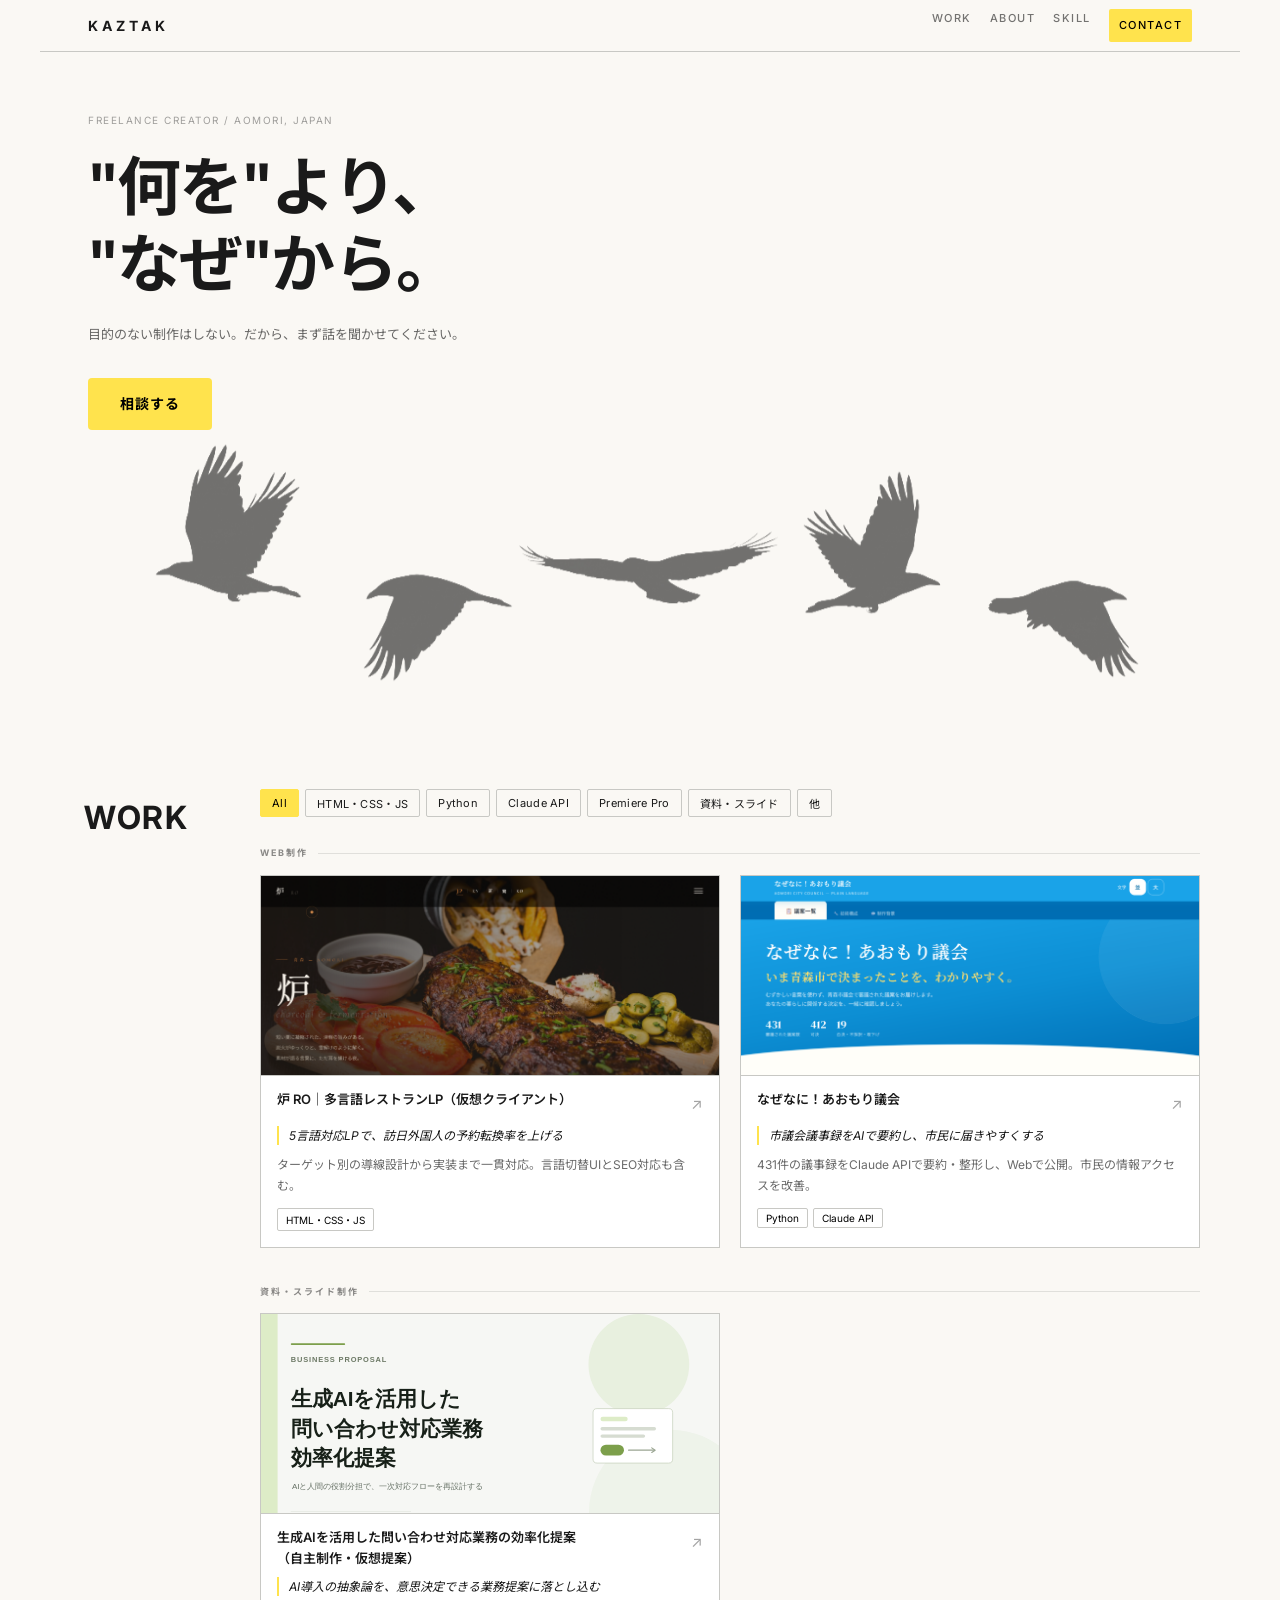
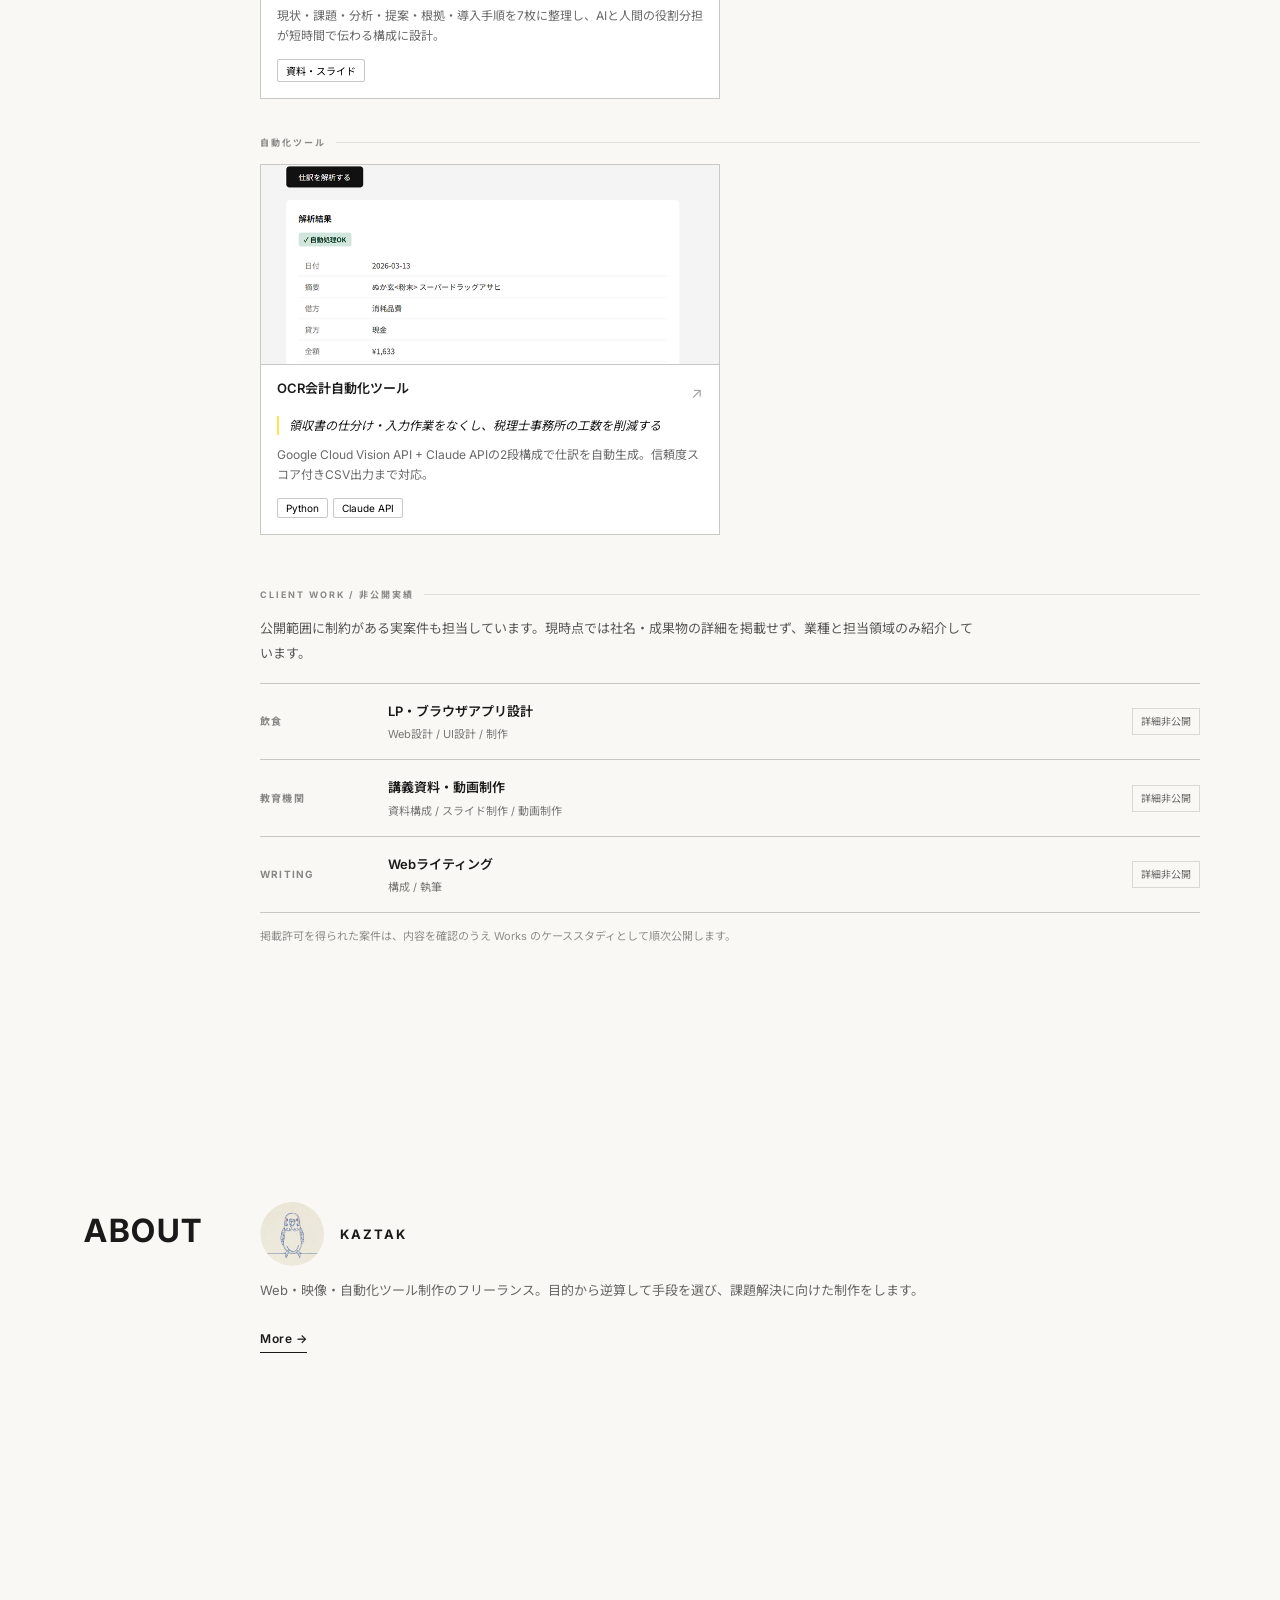
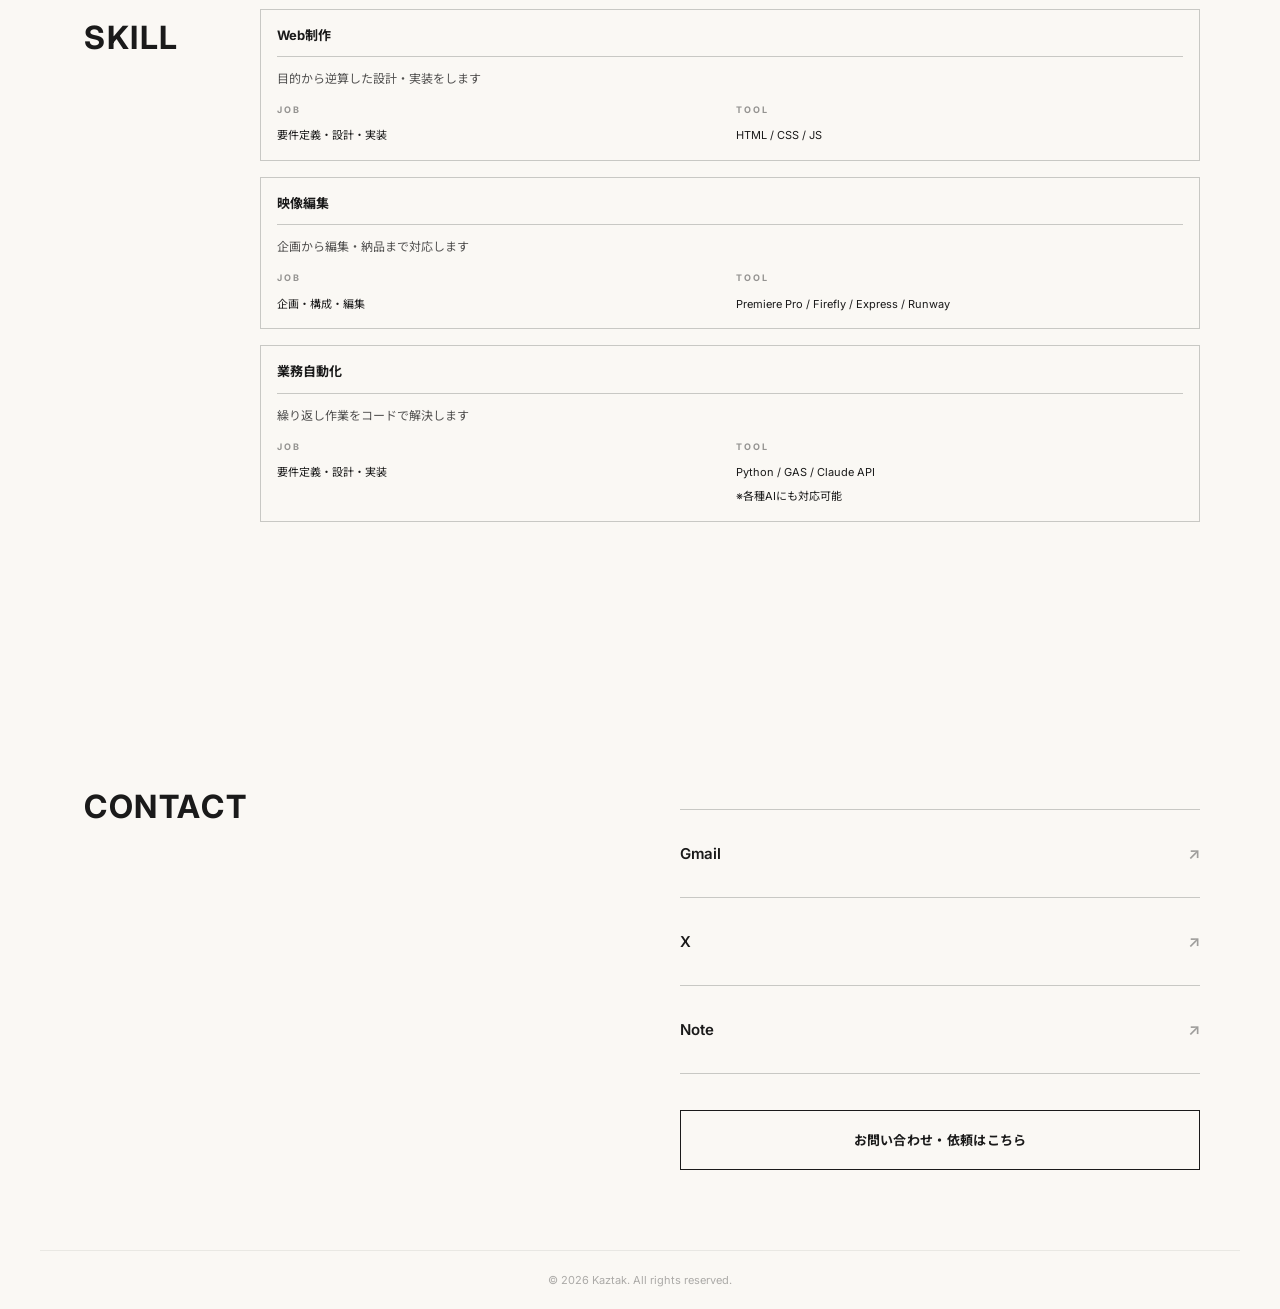
<file: index.html>
<!DOCTYPE html>
<html lang="ja">
<head>
  <meta charset="UTF-8">
  <meta name="viewport" content="width=device-width, initial-scale=1.0">
  <title>Kaztak | Portfolio</title>
  <meta name="description" content="何を作るかより、なぜ作るかから考える。Web・映像・自動化ツール制作のポートフォリオ。">
  <link rel="preconnect" href="https://fonts.googleapis.com">
  <link rel="preconnect" href="https://fonts.gstatic.com" crossorigin>
  <link href="https://fonts.googleapis.com/css2?family=Inter:wght@400;500;600;700&family=Noto+Sans+JP:wght@400;500;700&display=swap" rel="stylesheet">
  <link rel="stylesheet" href="css/style.css">
  <link rel="stylesheet" href="css/portfolio-ux.css">
  <link rel="icon" href="image/和紙SNSアイコン.png">
  <script src="js/script.js" defer></script>
</head>
  
<!-- Google tag (gtag.js) -->
<script async src="https://www.googletagmanager.com/gtag/js?id=G-MD04RKFPPN"></script>
<script>
  window.dataLayer = window.dataLayer || [];
  function gtag(){dataLayer.push(arguments);}
  gtag('js', new Date());

  gtag('config', 'G-MD04RKFPPN');
</script>
  
<body>

  <!-- ========== Navigation ========== -->
  <nav class="nav" role="navigation" aria-label="メインナビゲーション">
    <div class="nav-logo"><a href="index.html">Kaztak</a></div>
    <div class="nav-links">
      <a href="#work">Work</a>
      <a href="#about">About</a>
      <a href="#skill">Skill</a>
      <a href="#info" class="nav-cta">Contact</a>
    </div>
  </nav>

  <!-- ========== First View ========== -->
  <div class="fv">
    <p class="fv-eyebrow">Freelance Creator / Aomori, Japan</p>
    <h1 class="fv-headline">"何を"より、<br>"なぜ"から。</h1>
    <p class="fv-sub">目的のない制作はしない。だから、まず話を聞かせてください。</p>
    <a href="mailto:kaztak251001@gmail.com" class="fv-cta">相談する</a>
  </div>

  <img
    src="image/breakUpBirds.png"
    alt=""
    aria-hidden="true"
    class="fv-bird-bg"
  >

  <main>

    <!-- ========== WORK ========== -->
    <section id="work" class="section">
      <div class="section-wrapper">

        <div class="section-label" aria-hidden="true">
          <span class="section-label-en">Work</span>
          <span class="section-label-ja">制作物</span>
        </div>

        <div class="section-content">

          <!-- Tag Filter -->
          <div class="tag-filter" role="group" aria-label="タグでフィルター">
            <button class="tag-btn active" data-tag="all" aria-pressed="true">All</button>
            <button class="tag-btn" data-tag="html-css-js" aria-pressed="false">HTML・CSS・JS</button>
            <button class="tag-btn" data-tag="python" aria-pressed="false">Python</button>
            <button class="tag-btn" data-tag="claude-api" aria-pressed="false">Claude API</button>
            <button class="tag-btn" data-tag="premiere-pro" aria-pressed="false">Premiere Pro</button>
            <button class="tag-btn" data-tag="presentation-design" aria-pressed="false">資料・スライド</button>
            <button class="tag-btn" data-tag="other" aria-pressed="false">他</button>
          </div>

          <!-- Category: Web制作 -->
          <div class="work-category">
            <div class="category-label">Web制作</div>
            <div class="work-cards">

              <article class="work-card" data-tags="html-css-js" onclick="location.href='work/ro.html'" style="cursor:pointer;">
                <div class="card-thumbnail">
                  <img src="image/roHero.png" alt="炉 RO サムネイル" loading="lazy">
                </div>
                <div class="card-body">
                  <div class="card-title-row">
                    <h3 class="card-title">炉 RO｜多言語レストランLP（仮想クライアント）</h3>
                    <a href="work/ro.html" class="card-ext-link" aria-label="炉 RO 詳細ページへ" onclick="event.stopPropagation()">↗</a>
                  </div>
                  <p class="card-challenge">5言語対応LPで、訪日外国人の予約転換率を上げる</p>
                  <p class="card-desc">ターゲット別の導線設計から実装まで一貫対応。言語切替UIとSEO対応も含む。</p>
                  <div class="card-tags">
                    <button class="tag-chip" data-tag="html-css-js" onclick="event.stopPropagation()">HTML・CSS・JS</button>
                  </div>
                </div>
              </article>

              <article class="work-card" data-tags="python claude-api html-css-js" onclick="location.href='work/aomori-gikai.html'" style="cursor:pointer;">
                <div class="card-thumbnail">
                  <img src="image/nazenani_main.png" alt="なぜなに！あおもり議会 サムネイル" loading="lazy">
                </div>
                <div class="card-body">
                  <div class="card-title-row">
                    <h3 class="card-title">なぜなに！あおもり議会</h3>
                    <a href="work/aomori-gikai.html" class="card-ext-link" aria-label="なぜなに！あおもり議会 詳細ページへ" onclick="event.stopPropagation()">↗</a>
                  </div>
                  <p class="card-challenge">市議会議事録をAIで要約し、市民に届きやすくする</p>
                  <p class="card-desc">431件の議事録をClaude APIで要約・整形し、Webで公開。市民の情報アクセスを改善。</p>
                  <div class="card-tags">
                    <button class="tag-chip" data-tag="python" onclick="event.stopPropagation()">Python</button>
                    <button class="tag-chip" data-tag="claude-api" onclick="event.stopPropagation()">Claude API</button>
                  </div>
                </div>
              </article>

            </div><!-- /work-cards -->
          </div>

          <!-- Category: 資料・スライド制作 -->
          <div class="work-category">
            <div class="category-label">資料・スライド制作</div>
            <div class="work-cards">

              <article class="work-card" data-tags="presentation-design" onclick="location.href='work/ai-inquiry-proposal.html'" style="cursor:pointer;">
                <div class="card-thumbnail">
                  <img src="assets/works/ai-inquiry-proposal/cover.svg" alt="生成AIを活用した問い合わせ対応業務の効率化提案 サムネイル" loading="lazy">
                </div>
                <div class="card-body">
                  <div class="card-title-row">
                    <h3 class="card-title">生成AIを活用した問い合わせ対応業務の効率化提案<br><span class="card-title-note">（自主制作・仮想提案）</span></h3>
                    <a href="work/ai-inquiry-proposal.html" class="card-ext-link" aria-label="生成AI問い合わせ対応提案 詳細ページへ" onclick="event.stopPropagation()">↗</a>
                  </div>
                  <p class="card-challenge">AI導入の抽象論を、意思決定できる業務提案に落とし込む</p>
                  <p class="card-desc">現状・課題・分析・提案・根拠・導入手順を7枚に整理し、AIと人間の役割分担が短時間で伝わる構成に設計。</p>
                  <div class="card-tags">
                    <button class="tag-chip" data-tag="presentation-design" onclick="event.stopPropagation()">資料・スライド</button>
                  </div>
                </div>
              </article>

            </div><!-- /work-cards -->
          </div>

          <!-- Category: 自動化ツール -->
          <div class="work-category">
            <div class="category-label">自動化ツール</div>
            <div class="work-cards">

              <article class="work-card" data-tags="python claude-api" onclick="location.href='work/ocr.html'" style="cursor:pointer;">
                <div class="card-thumbnail">
                  <img src="image/ocrTool.png" alt="OCR会計自動化ツール サムネイル" loading="lazy">
                </div>
                <div class="card-body">
                  <div class="card-title-row">
                    <h3 class="card-title">OCR会計自動化ツール</h3>
                    <a href="work/ocr.html" class="card-ext-link" aria-label="OCR会計自動化ツール 詳細ページへ" onclick="event.stopPropagation()">↗</a>
                  </div>
                  <p class="card-challenge">領収書の仕分け・入力作業をなくし、税理士事務所の工数を削減する</p>
                  <p class="card-desc">Google Cloud Vision API + Claude APIの2段構成で仕訳を自動生成。信頼度スコア付きCSV出力まで対応。</p>
                  <div class="card-tags">
                    <button class="tag-chip" data-tag="python" onclick="event.stopPropagation()">Python</button>
                    <button class="tag-chip" data-tag="claude-api" onclick="event.stopPropagation()">Claude API</button>
                  </div>
                </div>
              </article>

            </div><!-- /work-cards -->
          </div>

          <!-- Category: Client Work / 非公開実績 -->
          <div class="work-category confidential-category">
            <div class="category-label">Client Work / 非公開実績</div>
            <p class="confidential-intro">公開範囲に制約がある実案件も担当しています。現時点では社名・成果物の詳細を掲載せず、業種と担当領域のみ紹介しています。</p>
            <div class="confidential-list">
              <div class="confidential-item">
                <span class="confidential-sector">飲食</span>
                <div>
                  <div class="confidential-work-title">LP・ブラウザアプリ設計</div>
                  <span class="confidential-work-scope">Web設計 / UI設計 / 制作</span>
                </div>
                <span class="confidential-status">詳細非公開</span>
              </div>
              <div class="confidential-item">
                <span class="confidential-sector">教育機関</span>
                <div>
                  <div class="confidential-work-title">講義資料・動画制作</div>
                  <span class="confidential-work-scope">資料構成 / スライド制作 / 動画制作</span>
                </div>
                <span class="confidential-status">詳細非公開</span>
              </div>
              <div class="confidential-item">
                <span class="confidential-sector">Writing</span>
                <div>
                  <div class="confidential-work-title">Webライティング</div>
                  <span class="confidential-work-scope">構成 / 執筆</span>
                </div>
                <span class="confidential-status">詳細非公開</span>
              </div>
            </div>
            <p class="confidential-note">掲載許可を得られた案件は、内容を確認のうえ Works のケーススタディとして順次公開します。</p>
          </div>

        </div><!-- /section-content -->
      </div><!-- /section-wrapper -->
    </section>

    <!-- ========== ABOUT ========== -->
    <section id="about" class="section">
      <div class="section-wrapper">

        <div class="section-label" aria-hidden="true">
          <span class="section-label-en">About</span>
          <span class="section-label-ja">僕について</span>
        </div>

        <div class="section-content">
          <div class="about-name-row">
            <img
              src="image/和紙SNSアイコン.png"
              alt="KTAKAアイコン"
              class="about-icon"
            >
            <p class="about-name">Kaztak</p>
          </div>
          <p class="about-sub">Web・映像・自動化ツール制作のフリーランス。目的から逆算して手段を選び、課題解決に向けた制作をします。</p>
          <a href="about.html" class="more-link">More →</a>
        </div>

      </div>
    </section>

    <!-- ========== SKILL ========== -->
    <section id="skill" class="section">
      <div class="section-wrapper">

        <div class="section-label" aria-hidden="true">
          <span class="section-label-en">Skill</span>
          <span class="section-label-ja">できること</span>
        </div>

        <div class="section-content">
          <div class="skill-grid">

            <!-- Web制作 -->
            <div class="skill-box">
              <div class="skill-name">Web制作</div>
              <div class="skill-summary">目的から逆算した設計・実装をします</div>
              <div class="skill-cols">
                <div>
                  <span class="skill-col-label">Job</span>
                  <span class="skill-col-val">要件定義・設計・実装</span>
                </div>
                <div>
                  <span class="skill-col-label">Tool</span>
                  <span class="skill-col-val">HTML / CSS / JS</span>
                </div>
              </div>
            </div>

            <!-- 映像編集 -->
            <div class="skill-box">
              <div class="skill-name">映像編集</div>
              <div class="skill-summary">企画から編集・納品まで対応します</div>
              <div class="skill-cols">
                <div>
                  <span class="skill-col-label">Job</span>
                  <span class="skill-col-val">企画・構成・編集</span>
                </div>
                <div>
                  <span class="skill-col-label">Tool</span>
                  <span class="skill-col-val">Premiere Pro / Firefly / Express / Runway</span>
                </div>
              </div>
            </div>

            <!-- 業務自動化 -->
            <div class="skill-box">
              <div class="skill-name">業務自動化</div>
              <div class="skill-summary">繰り返し作業をコードで解決します</div>
              <div class="skill-cols">
                <div>
                  <span class="skill-col-label">Job</span>
                  <span class="skill-col-val">要件定義・設計・実装</span>
                </div>
                <div>
                  <span class="skill-col-label">Tool</span>
                  <span class="skill-col-val">Python / GAS / Claude API<br>※各種AIにも対応可能</span>
                </div>
              </div>
            </div>

          </div>
        </div><!-- /section-content -->
      </div><!-- /section-wrapper -->
    </section>

    <!-- ========== INFO ========== -->
    <section id="info" class="section">
      <div class="section-wrapper">

        <div class="section-label" aria-hidden="true">
          <span class="section-label-en">Contact</span>
          <span class="section-label-ja">お問い合わせ</span>
        </div>

        <div class="section-content">
          <ul class="info-links">
            <li>
              <a href="/cdn-cgi/l/email-protection#cda6acb7b9aca6fff8fcfdfdfc8daaa0aca4a1e3aea2a0" class="info-link-row">
                <span>Gmail</span>
                <span class="info-link-arrow">↗</span>
              </a>
            </li>
            <li>
              <a href="https://x.com/kaztak260217" class="info-link-row">
                <span>X</span>
                <span class="info-link-arrow">↗</span>
              </a>
            </li>
            <li>
              <a href="https://note.com/kaztak251001" class="info-link-row">
                <span>Note</span>
                <span class="info-link-arrow">↗</span>
              </a>
            </li>
          </ul>
          <a href="mailto:kaztak251001@gmail.com" class="cta-btn">お問い合わせ・依頼はこちら</a>
        </div>

      </div>
    </section>

  </main>

  <footer class="footer" style="border-top: 1px solid var(--border);">
    <p>© 2026 Kaztak. All rights reserved.</p>
  </footer>

</body>
</html>
</file>
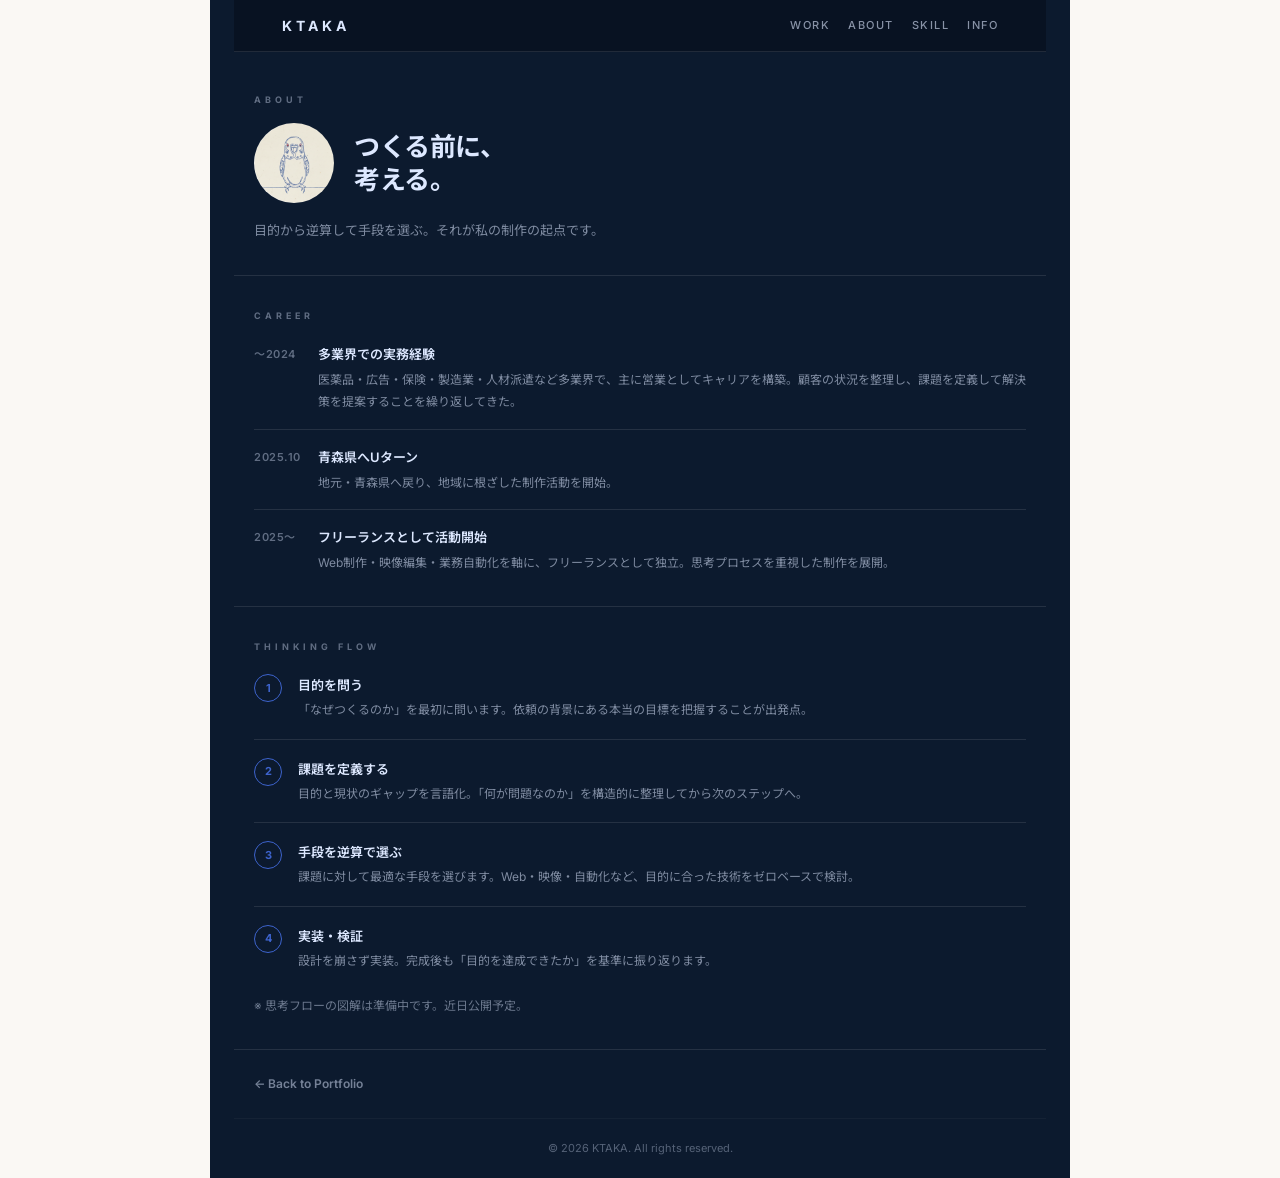
<file: about.html>
<!DOCTYPE html>
<html lang="ja">
<head>
  <meta charset="UTF-8">
  <meta name="viewport" content="width=device-width, initial-scale=1.0">
  <title>About | KTAKA</title>
  <meta name="description" content="KTAKAのプロフィール。多業界での実務経験を持つフリーランス制作者。">
  <link rel="preconnect" href="https://fonts.googleapis.com">
  <link rel="preconnect" href="https://fonts.gstatic.com" crossorigin>
  <link href="https://fonts.googleapis.com/css2?family=Inter:wght@400;500;600;700&family=Noto+Sans+JP:wght@400;500;700&display=swap" rel="stylesheet">
  <link rel="stylesheet" href="css/style.css">
  <style>
    .page-about {
      max-width: 860px;
      margin: 0 auto;
      padding: 0 24px;
    }
    .about-hero-title-row {
      display: flex;
      align-items: center;
      gap: 20px;
      margin-bottom: 16px;
    }
    .about-hero-icon {
      width: 80px;
      height: 80px;
      border-radius: 50%;
      object-fit: cover;
      object-position: center 30%;
      flex-shrink: 0;
    }
    .about-hero-title-row .about-hero-title {
      margin-bottom: 0;
    }
  </style>
</head>
  
<!-- Google tag (gtag.js) -->
<script async src="https://www.googletagmanager.com/gtag/js?id=G-MD04RKFPPN"></script>
<script>
  window.dataLayer = window.dataLayer || [];
  function gtag(){dataLayer.push(arguments);}
  gtag('js', new Date());

  gtag('config', 'G-MD04RKFPPN');
</script>
  
<body class="page-about">

  <!-- ========== Navigation ========== -->
  <nav class="nav" role="navigation" aria-label="メインナビゲーション">
    <div class="nav-logo"><a href="index.html">KTAKA</a></div>
    <div class="nav-links">
      <a href="index.html#work">Work</a>
      <a href="index.html#about">About</a>
      <a href="index.html#skill">Skill</a>
      <a href="index.html#info">Info</a>
    </div>
  </nav>

  <!-- ========== Hero ========== -->
  <div class="about-hero">
    <p class="about-hero-label">About</p>
    <div class="about-hero-title-row">
      <img
        src="image/和紙SNSアイコン.png"
        alt="KTAKAアイコン"
        class="about-hero-icon"
      >
      <h1 class="about-hero-title">つくる前に、<br>考える。</h1>
    </div>
    <p class="about-hero-sub">目的から逆算して手段を選ぶ。それが私の制作の起点です。</p>
  </div>

  <main>

    <!-- ========== 経歴 ========== -->
    <section class="about-section">
      <p class="about-section-label">Career</p>
      <ul class="career-list">

        <li class="career-item">
          <span class="career-year">〜2024</span>
          <div class="career-text">
            <strong>多業界での実務経験</strong>
            <span>医薬品・広告・保険・製造業・人材派遣など多業界で、主に営業としてキャリアを構築。顧客の状況を整理し、課題を定義して解決策を提案することを繰り返してきた。</span>
          </div>
        </li>

        <li class="career-item">
          <span class="career-year">2025.10</span>
          <div class="career-text">
            <strong>青森県へUターン</strong>
            <span>地元・青森県へ戻り、地域に根ざした制作活動を開始。</span>
          </div>
        </li>

        <li class="career-item">
          <span class="career-year">2025〜</span>
          <div class="career-text">
            <strong>フリーランスとして活動開始</strong>
            <span>Web制作・映像編集・業務自動化を軸に、フリーランスとして独立。思考プロセスを重視した制作を展開。</span>
          </div>
        </li>

      </ul>
    </section>

    <!-- ========== 思考フロー ========== -->
    <section class="about-section">
      <p class="about-section-label">Thinking Flow</p>

      <div class="flow-diagram">

        <div class="flow-step">
          <div class="flow-num">1</div>
          <div class="flow-body">
            <p class="flow-title">目的を問う</p>
            <p class="flow-desc">「なぜつくるのか」を最初に問います。依頼の背景にある本当の目標を把握することが出発点。</p>
          </div>
        </div>

        <div class="flow-step">
          <div class="flow-num">2</div>
          <div class="flow-body">
            <p class="flow-title">課題を定義する</p>
            <p class="flow-desc">目的と現状のギャップを言語化。「何が問題なのか」を構造的に整理してから次のステップへ。</p>
          </div>
        </div>

        <div class="flow-step">
          <div class="flow-num">3</div>
          <div class="flow-body">
            <p class="flow-title">手段を逆算で選ぶ</p>
            <p class="flow-desc">課題に対して最適な手段を選びます。Web・映像・自動化など、目的に合った技術をゼロベースで検討。</p>
          </div>
        </div>

        <div class="flow-step">
          <div class="flow-num">4</div>
          <div class="flow-body">
            <p class="flow-title">実装・検証</p>
            <p class="flow-desc">設計を崩さず実装。完成後も「目的を達成できたか」を基準に振り返ります。</p>
          </div>
        </div>

      </div>

      <p style="font-size: 12px; opacity: 0.45; line-height: 1.8;">
        ※ 思考フローの図解は準備中です。近日公開予定。
      </p>
    </section>

  </main>

  <a href="index.html" class="about-back-link">← Back to Portfolio</a>

  <footer class="footer" style="border-top: 1px solid var(--border);">
    <p>© 2026 KTAKA. All rights reserved.</p>
  </footer>

</body>
</html>
</file>
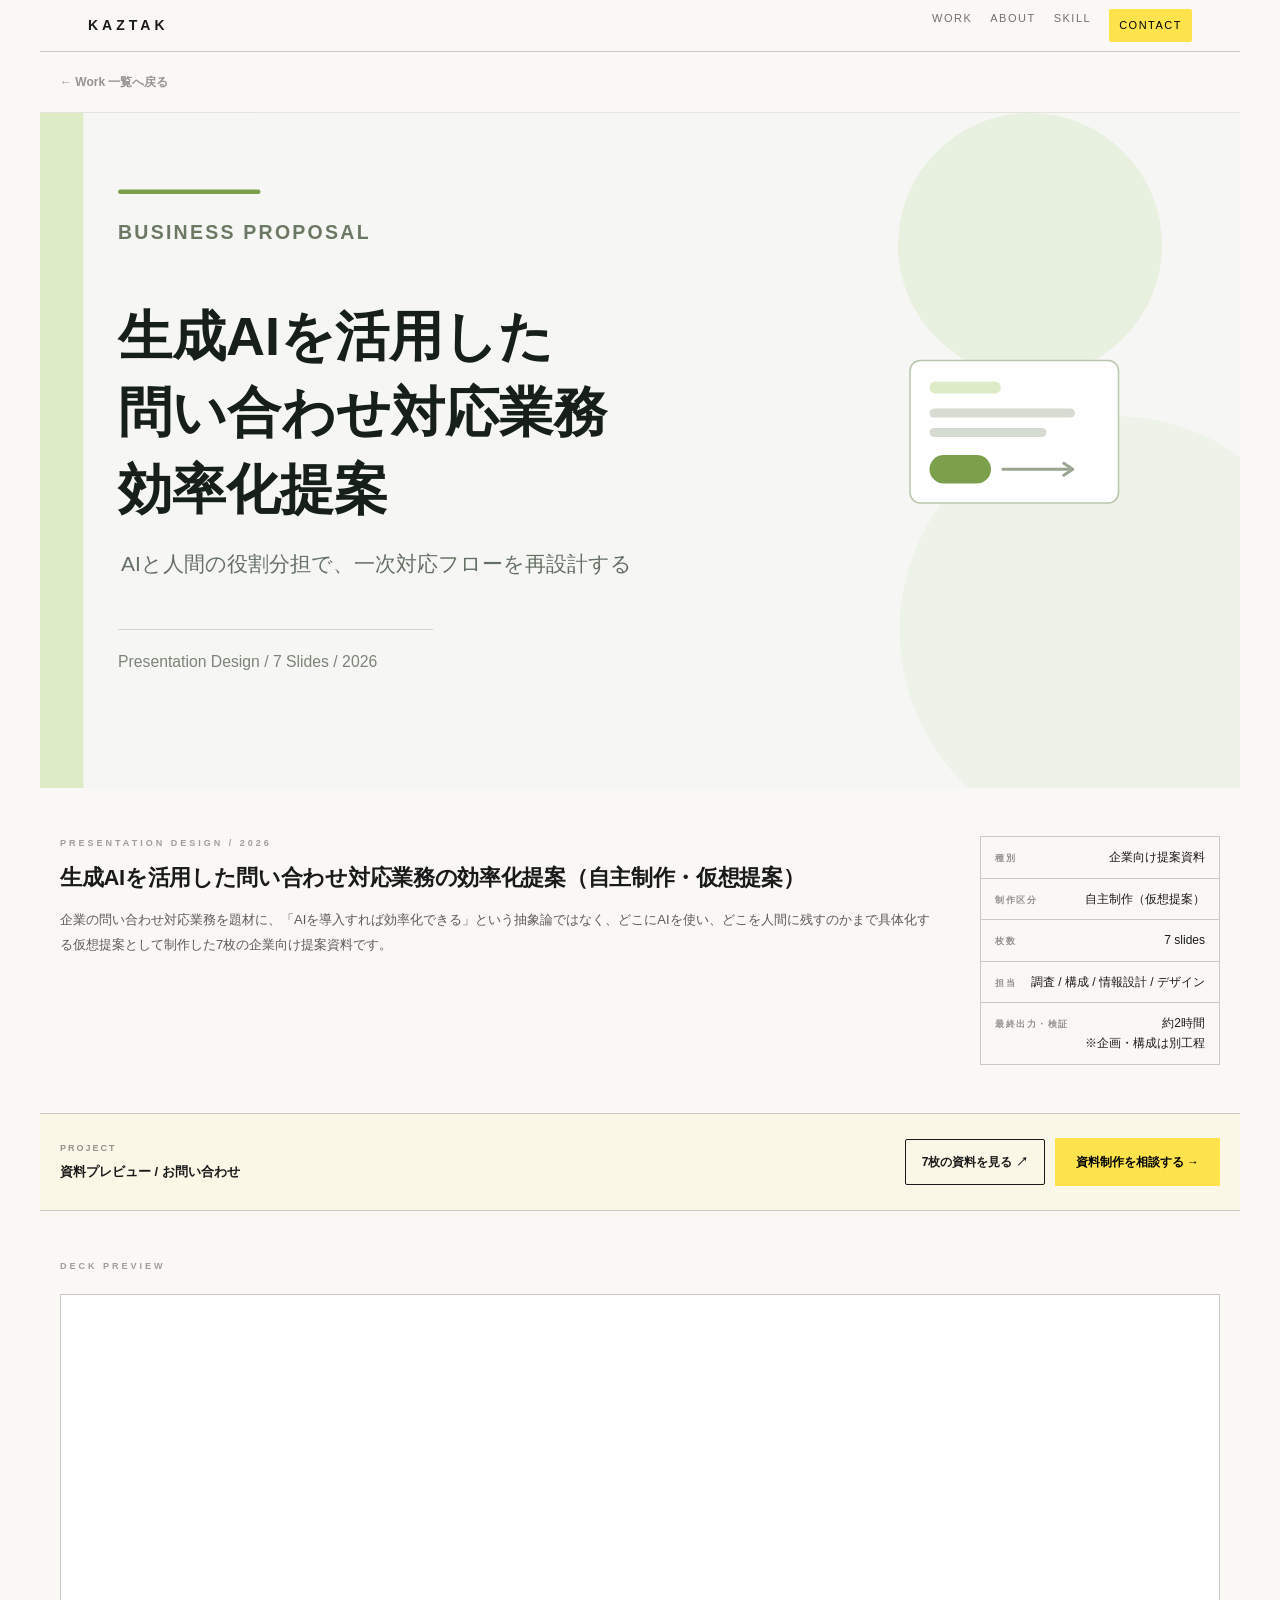
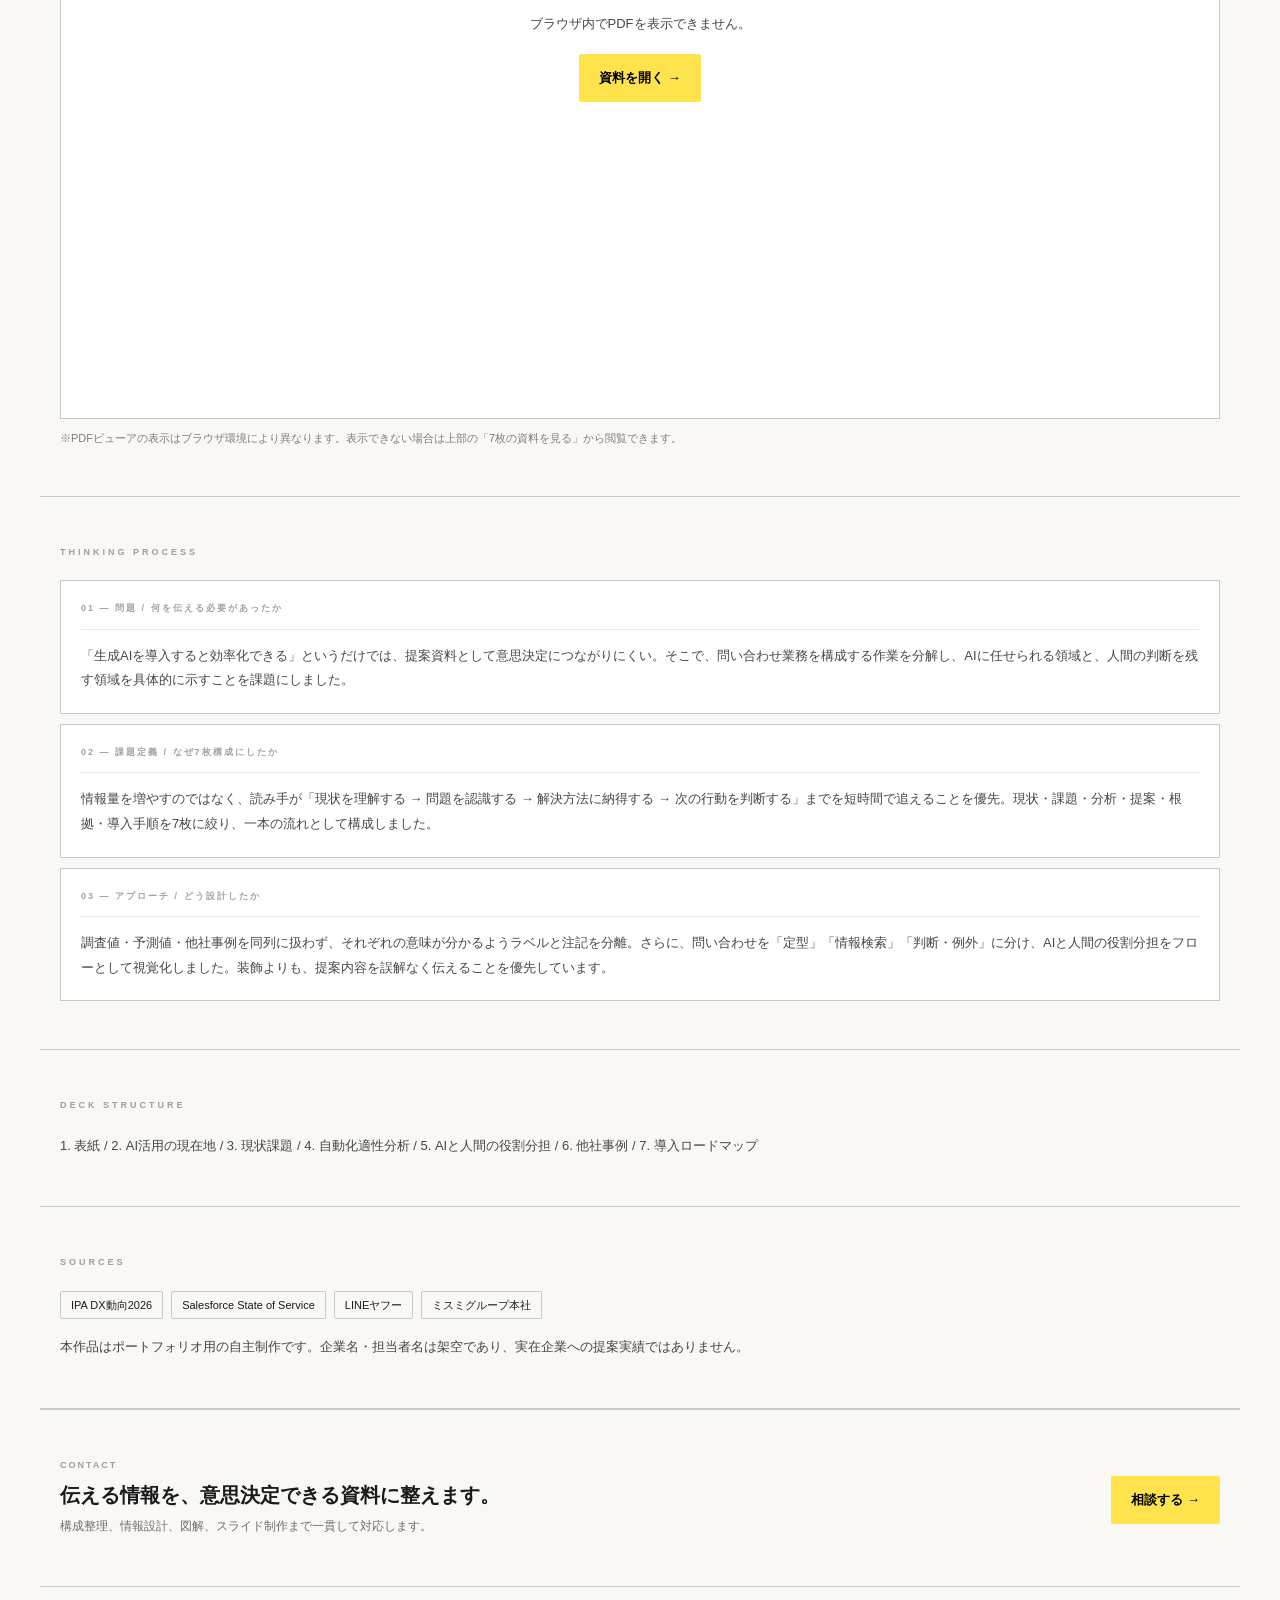
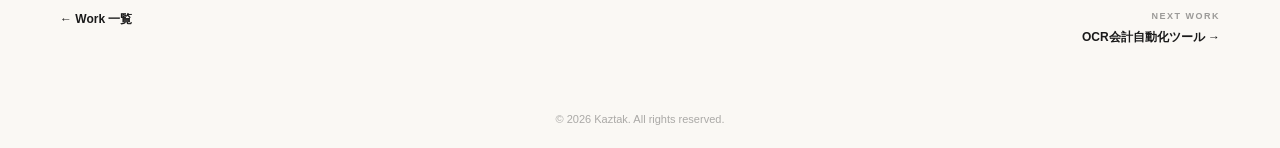
<file: work/ai-inquiry-proposal.html>
<!DOCTYPE html>
<html lang="ja">
<head>
  <meta charset="UTF-8">
  <meta name="viewport" content="width=device-width, initial-scale=1.0">
  <title>生成AIを活用した問い合わせ対応業務の効率化提案（自主制作・仮想提案） | Kaztak</title>
  <link rel="stylesheet" href="../css/style.css">
  <link rel="stylesheet" href="../css/portfolio-ux.css">
  <style>
    .deck-preview-wrap { width:100%; aspect-ratio:16 / 10; min-height:520px; border:1px solid var(--border); background:#fff; overflow:hidden; }
    .deck-preview-wrap object, .deck-preview-wrap iframe { width:100%; height:100%; border:0; display:block; }
    .deck-preview-fallback { height:100%; min-height:520px; display:flex; flex-direction:column; justify-content:center; align-items:center; gap:14px; padding:32px; text-align:center; }
    .deck-note { font-size:11px; opacity:0.55; margin-top:10px; }
    @media (max-width:768px) { .deck-preview-wrap, .deck-preview-fallback { min-height:440px; } }
  </style>
</head>
<body>
  <nav class="nav" role="navigation" aria-label="メインナビゲーション">
    <div class="nav-logo"><a href="../index.html">Kaztak</a></div>
    <div class="nav-links">
      <a href="../index.html#work">Work</a>
      <a href="../index.html#about">About</a>
      <a href="../index.html#skill">Skill</a>
      <a href="../index.html#info" class="nav-cta">Contact</a>
    </div>
  </nav>

  <a href="../index.html#work" class="work-back-link">← Work 一覧へ戻る</a>

  <main>
    <div class="ro-hero" style="height:auto;"><img src="../assets/works/ai-inquiry-proposal/cover.svg" alt="生成AIを活用した問い合わせ対応業務の効率化提案"></div>

    <section class="ro-overview">
      <div class="ro-overview-grid">
        <div>
          <p class="ro-eyebrow">Presentation Design / 2026</p>
          <h1 class="ro-title">生成AIを活用した問い合わせ対応業務の効率化提案（自主制作・仮想提案）</h1>
          <p class="ro-desc">企業の問い合わせ対応業務を題材に、「AIを導入すれば効率化できる」という抽象論ではなく、どこにAIを使い、どこを人間に残すのかまで具体化する仮想提案として制作した7枚の企業向け提案資料です。</p>
        </div>
        <div class="ro-meta-table">
          <div class="ro-meta-row"><span class="ro-meta-key">種別</span><span class="ro-meta-val">企業向け提案資料</span></div>
          <div class="ro-meta-row"><span class="ro-meta-key">制作区分</span><span class="ro-meta-val">自主制作（仮想提案）</span></div>
          <div class="ro-meta-row"><span class="ro-meta-key">枚数</span><span class="ro-meta-val">7 slides</span></div>
          <div class="ro-meta-row"><span class="ro-meta-key">担当</span><span class="ro-meta-val">調査 / 構成 / 情報設計 / デザイン</span></div>
          <div class="ro-meta-row"><span class="ro-meta-key">最終出力・検証</span><span class="ro-meta-val">約2時間<br>※企画・構成は別工程</span></div>
        </div>
      </div>
    </section>

    <section class="case-actions" aria-label="作品アクション">
      <div>
        <p class="case-actions-label">Project</p>
        <p class="case-actions-text">資料プレビュー / お問い合わせ</p>
      </div>
      <div class="case-actions-buttons">
        <a href="../assets/works/ai-inquiry-proposal/deck.pdf" class="work-cta-link" target="_blank" rel="noopener">7枚の資料を見る ↗</a>
        <a href="mailto:kaztak251001@gmail.com" class="case-secondary-link">資料制作を相談する →</a>
      </div>
    </section>

    <section class="ro-visuals">
      <p class="ro-section-label">Deck Preview</p>
      <div class="deck-preview-wrap">
        <object data="../assets/works/ai-inquiry-proposal/deck.pdf#view=FitH" type="application/pdf">
          <div class="deck-preview-fallback">
            <p class="ro-block-text">ブラウザ内でPDFを表示できません。</p>
            <a href="../assets/works/ai-inquiry-proposal/deck.pdf" class="work-cta-link" target="_blank" rel="noopener">資料を開く →</a>
          </div>
        </object>
      </div>
      <p class="deck-note">※PDFビューアの表示はブラウザ環境により異なります。表示できない場合は上部の「7枚の資料を見る」から閲覧できます。</p>
    </section>

    <section class="ro-thinking">
      <p class="ro-section-label">Thinking Process</p>
      <div class="ro-block"><p class="ro-block-label">01 — 問題 / 何を伝える必要があったか</p><p class="ro-block-text">「生成AIを導入すると効率化できる」というだけでは、提案資料として意思決定につながりにくい。そこで、問い合わせ業務を構成する作業を分解し、AIに任せられる領域と、人間の判断を残す領域を具体的に示すことを課題にしました。</p></div>
      <div class="ro-block"><p class="ro-block-label">02 — 課題定義 / なぜ7枚構成にしたか</p><p class="ro-block-text">情報量を増やすのではなく、読み手が「現状を理解する → 問題を認識する → 解決方法に納得する → 次の行動を判断する」までを短時間で追えることを優先。現状・課題・分析・提案・根拠・導入手順を7枚に絞り、一本の流れとして構成しました。</p></div>
      <div class="ro-block"><p class="ro-block-label">03 — アプローチ / どう設計したか</p><p class="ro-block-text">調査値・予測値・他社事例を同列に扱わず、それぞれの意味が分かるようラベルと注記を分離。さらに、問い合わせを「定型」「情報検索」「判断・例外」に分け、AIと人間の役割分担をフローとして視覚化しました。装飾よりも、提案内容を誤解なく伝えることを優先しています。</p></div>
    </section>

    <section class="ro-visuals">
      <p class="ro-section-label">Deck Structure</p>
      <p class="ro-block-text">1. 表紙 / 2. AI活用の現在地 / 3. 現状課題 / 4. 自動化適性分析 / 5. AIと人間の役割分担 / 6. 他社事例 / 7. 導入ロードマップ</p>
    </section>

    <section class="ro-tools">
      <p class="ro-section-label">Sources</p>
      <div class="ro-chip-row"><span class="work-tool-chip">IPA DX動向2026</span><span class="work-tool-chip">Salesforce State of Service</span><span class="work-tool-chip">LINEヤフー</span><span class="work-tool-chip">ミスミグループ本社</span></div>
      <p class="ro-block-text" style="margin-top:16px;">本作品はポートフォリオ用の自主制作です。企業名・担当者名は架空であり、実在企業への提案実績ではありません。</p>
    </section>

    <section class="case-final-cta">
      <div>
        <p class="case-final-kicker">Contact</p>
        <h2 class="case-final-title">伝える情報を、意思決定できる資料に整えます。</h2>
        <p class="case-final-text">構成整理、情報設計、図解、スライド制作まで一貫して対応します。</p>
      </div>
      <a href="mailto:kaztak251001@gmail.com" class="work-cta-link">相談する →</a>
    </section>

    <nav class="case-pagination" aria-label="作品間ナビゲーション">
      <a href="../index.html#work">← Work 一覧</a>
      <a href="ocr.html" class="case-next-link"><span>Next Work</span>OCR会計自動化ツール →</a>
    </nav>
  </main>

  <footer class="footer"><p>© 2026 Kaztak. All rights reserved.</p></footer>
</body>
</html>
</file>
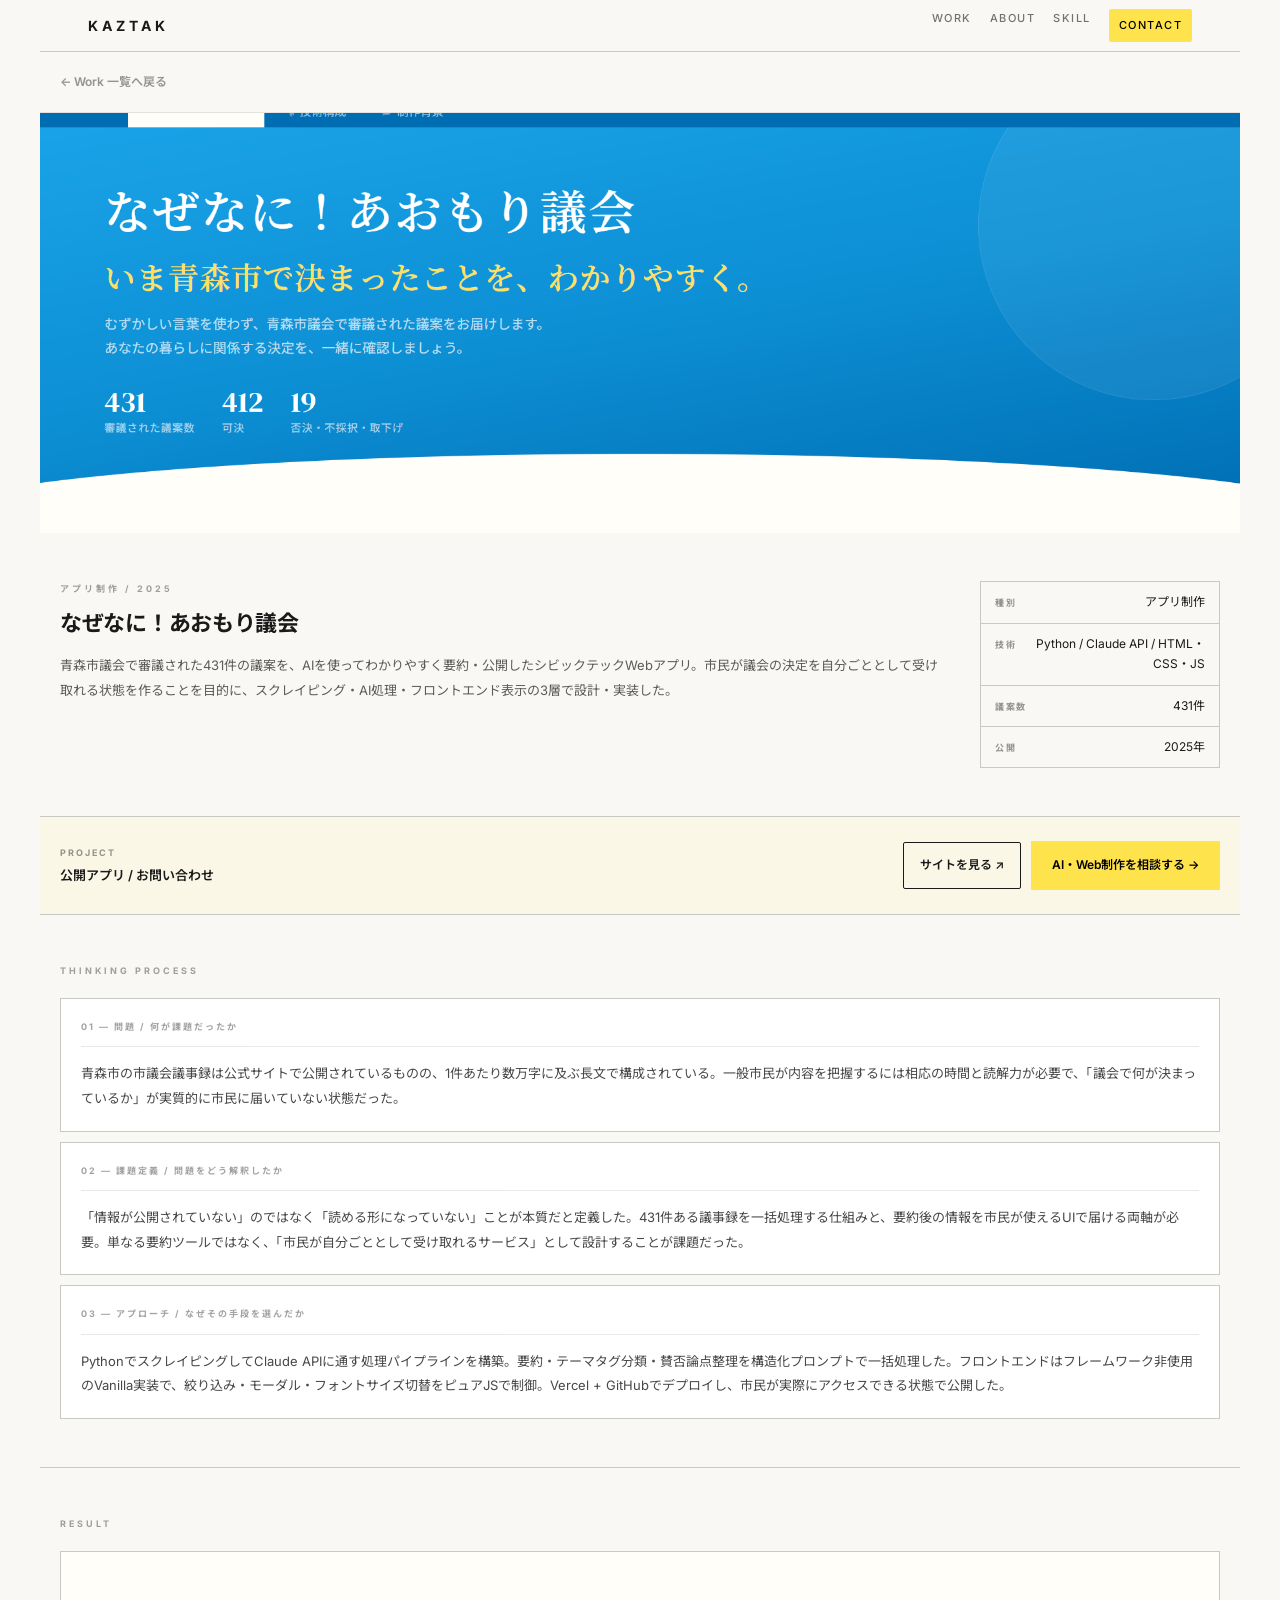
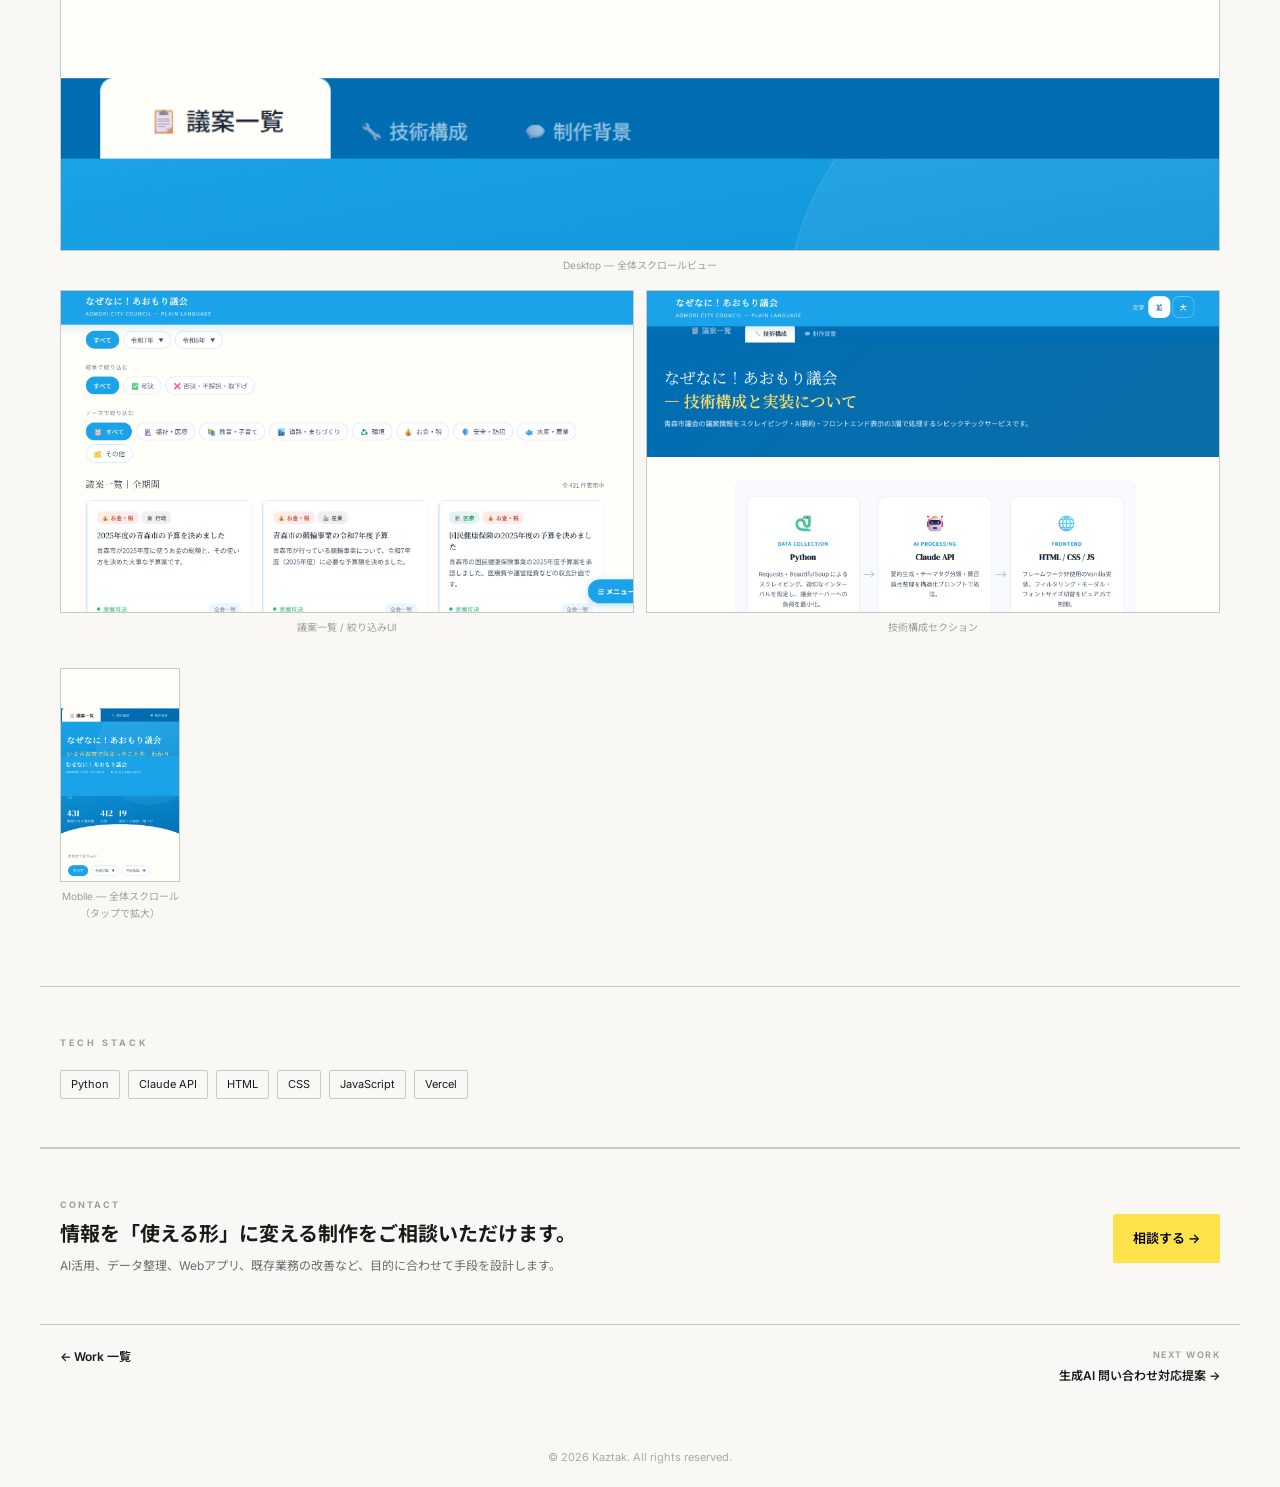
<file: work/aomori-gikai.html>
<!DOCTYPE html>
<html lang="ja">
<head>
  <meta charset="UTF-8">
  <meta name="viewport" content="width=device-width, initial-scale=1.0">
  <title>なぜなに！あおもり議会 | KTAKA</title>
  <meta name="description" content="青森市議会の431件の議事録をAIで要約・公開したシビックテックWebアプリの制作事例。">
  <link rel="preconnect" href="https://fonts.googleapis.com">
  <link rel="preconnect" href="https://fonts.gstatic.com" crossorigin>
  <link href="https://fonts.googleapis.com/css2?family=Inter:wght@400;500;600;700&family=Noto+Sans+JP:wght@400;500;700&display=swap" rel="stylesheet">
  <link rel="stylesheet" href="../css/style.css">
  <link rel="stylesheet" href="../css/portfolio-ux.css">
</head>

<!-- Google tag (gtag.js) -->
<script async src="https://www.googletagmanager.com/gtag/js?id=G-MD04RKFPPN"></script>
<script>
  window.dataLayer = window.dataLayer || [];
  function gtag(){dataLayer.push(arguments);}
  gtag('js', new Date());
  gtag('config', 'G-MD04RKFPPN');
</script>

<body>
  <nav class="nav" role="navigation" aria-label="メインナビゲーション">
    <div class="nav-logo"><a href="../index.html">Kaztak</a></div>
    <div class="nav-links">
      <a href="../index.html#work">Work</a>
      <a href="../index.html#about">About</a>
      <a href="../index.html#skill">Skill</a>
      <a href="../index.html#info" class="nav-cta">Contact</a>
    </div>
  </nav>

  <a href="../index.html#work" class="work-back-link">← Work 一覧へ戻る</a>

  <main>
    <div class="ro-hero">
      <img src="../image/nazenani_main.png" alt="なぜなに！あおもり議会 — トップビュー" loading="eager">
    </div>

    <section class="ro-overview">
      <div class="ro-overview-grid">
        <div>
          <p class="ro-eyebrow">アプリ制作 / 2025</p>
          <h1 class="ro-title">なぜなに！あおもり議会</h1>
          <p class="ro-desc">青森市議会で審議された431件の議案を、AIを使ってわかりやすく要約・公開したシビックテックWebアプリ。市民が議会の決定を自分ごととして受け取れる状態を作ることを目的に、スクレイピング・AI処理・フロントエンド表示の3層で設計・実装した。</p>
        </div>
        <div class="ro-meta-table">
          <div class="ro-meta-row"><span class="ro-meta-key">種別</span><span class="ro-meta-val">アプリ制作</span></div>
          <div class="ro-meta-row"><span class="ro-meta-key">技術</span><span class="ro-meta-val">Python / Claude API / HTML・CSS・JS</span></div>
          <div class="ro-meta-row"><span class="ro-meta-key">議案数</span><span class="ro-meta-val">431件</span></div>
          <div class="ro-meta-row"><span class="ro-meta-key">公開</span><span class="ro-meta-val">2025年</span></div>
        </div>
      </div>
    </section>

    <section class="case-actions" aria-label="作品アクション">
      <div>
        <p class="case-actions-label">Project</p>
        <p class="case-actions-text">公開アプリ / お問い合わせ</p>
      </div>
      <div class="case-actions-buttons">
        <a href="https://nazenaniaomori.vercel.app/" target="_blank" rel="noopener" class="work-cta-link">サイトを見る ↗</a>
        <a href="mailto:kaztak251001@gmail.com" class="case-secondary-link">AI・Web制作を相談する →</a>
      </div>
    </section>

    <section class="ro-thinking">
      <p class="ro-section-label">Thinking Process</p>
      <div class="ro-block"><p class="ro-block-label">01 — 問題 / 何が課題だったか</p><p class="ro-block-text">青森市の市議会議事録は公式サイトで公開されているものの、1件あたり数万字に及ぶ長文で構成されている。一般市民が内容を把握するには相応の時間と読解力が必要で、「議会で何が決まっているか」が実質的に市民に届いていない状態だった。</p></div>
      <div class="ro-block"><p class="ro-block-label">02 — 課題定義 / 問題をどう解釈したか</p><p class="ro-block-text">「情報が公開されていない」のではなく「読める形になっていない」ことが本質だと定義した。431件ある議事録を一括処理する仕組みと、要約後の情報を市民が使えるUIで届ける両軸が必要。単なる要約ツールではなく、「市民が自分ごととして受け取れるサービス」として設計することが課題だった。</p></div>
      <div class="ro-block"><p class="ro-block-label">03 — アプローチ / なぜその手段を選んだか</p><p class="ro-block-text">PythonでスクレイピングしてClaude APIに通す処理パイプラインを構築。要約・テーマタグ分類・賛否論点整理を構造化プロンプトで一括処理した。フロントエンドはフレームワーク非使用のVanilla実装で、絞り込み・モーダル・フォントサイズ切替をピュアJSで制御。Vercel + GitHubでデプロイし、市民が実際にアクセスできる状態で公開した。</p></div>
    </section>

    <section class="ro-visuals">
      <p class="ro-section-label">Result</p>
      <div class="ro-visuals-single">
        <img class="ro-visuals-img" src="../image/nazenani_browser.png" alt="なぜなに！あおもり議会 — PC全体ビュー" loading="lazy">
        <p class="ro-visuals-caption">Desktop — 全体スクロールビュー</p>
      </div>
      <div class="ro-visuals-grid-2">
        <div><img class="ro-visuals-img" src="../image/nazenani_detail.png" alt="議案詳細・絞り込みUI" loading="lazy"><p class="ro-visuals-caption">議案一覧 / 絞り込みUI</p></div>
        <div><img class="ro-visuals-img" src="../image/nazenani_tech.png" alt="技術構成セクション" loading="lazy"><p class="ro-visuals-caption">技術構成セクション</p></div>
      </div>
      <div class="ro-visuals-sp-wrap">
        <img class="ro-visuals-sp-img ro-lightbox-trigger" src="../image/nazenani_sp.png" alt="Mobile — 全体スクロール" loading="lazy" title="クリックで拡大">
        <p class="ro-visuals-caption">Mobile — 全体スクロール<br>（タップで拡大）</p>
      </div>
      <div class="ro-lightbox" id="nazenaniLightbox">
        <div class="ro-lightbox-backdrop"></div>
        <div class="ro-lightbox-inner"><img src="../image/nazenani_sp.png" alt="Mobile全体スクロール 拡大"><button class="ro-lightbox-close" aria-label="閉じる">✕</button></div>
      </div>
    </section>

    <section class="ro-tools">
      <p class="ro-section-label">Tech Stack</p>
      <div class="ro-chip-row"><span class="work-tool-chip">Python</span><span class="work-tool-chip">Claude API</span><span class="work-tool-chip">HTML</span><span class="work-tool-chip">CSS</span><span class="work-tool-chip">JavaScript</span><span class="work-tool-chip">Vercel</span></div>
    </section>

    <section class="case-final-cta">
      <div>
        <p class="case-final-kicker">Contact</p>
        <h2 class="case-final-title">情報を「使える形」に変える制作をご相談いただけます。</h2>
        <p class="case-final-text">AI活用、データ整理、Webアプリ、既存業務の改善など、目的に合わせて手段を設計します。</p>
      </div>
      <a href="mailto:kaztak251001@gmail.com" class="work-cta-link">相談する →</a>
    </section>

    <nav class="case-pagination" aria-label="作品間ナビゲーション">
      <a href="../index.html#work">← Work 一覧</a>
      <a href="ai-inquiry-proposal.html" class="case-next-link"><span>Next Work</span>生成AI 問い合わせ対応提案 →</a>
    </nav>
  </main>

  <footer class="footer"><p>© 2026 Kaztak. All rights reserved.</p></footer>

  <script>
    const trigger = document.querySelector('.ro-lightbox-trigger');
    const lightbox = document.getElementById('nazenaniLightbox');
    const backdrop = lightbox.querySelector('.ro-lightbox-backdrop');
    const closeBtn = lightbox.querySelector('.ro-lightbox-close');
    trigger.addEventListener('click', () => lightbox.classList.add('active'));
    backdrop.addEventListener('click', () => lightbox.classList.remove('active'));
    closeBtn.addEventListener('click', () => lightbox.classList.remove('active'));
    document.addEventListener('keydown', e => { if (e.key === 'Escape') lightbox.classList.remove('active'); });
  </script>
</body>
</html>
</file>
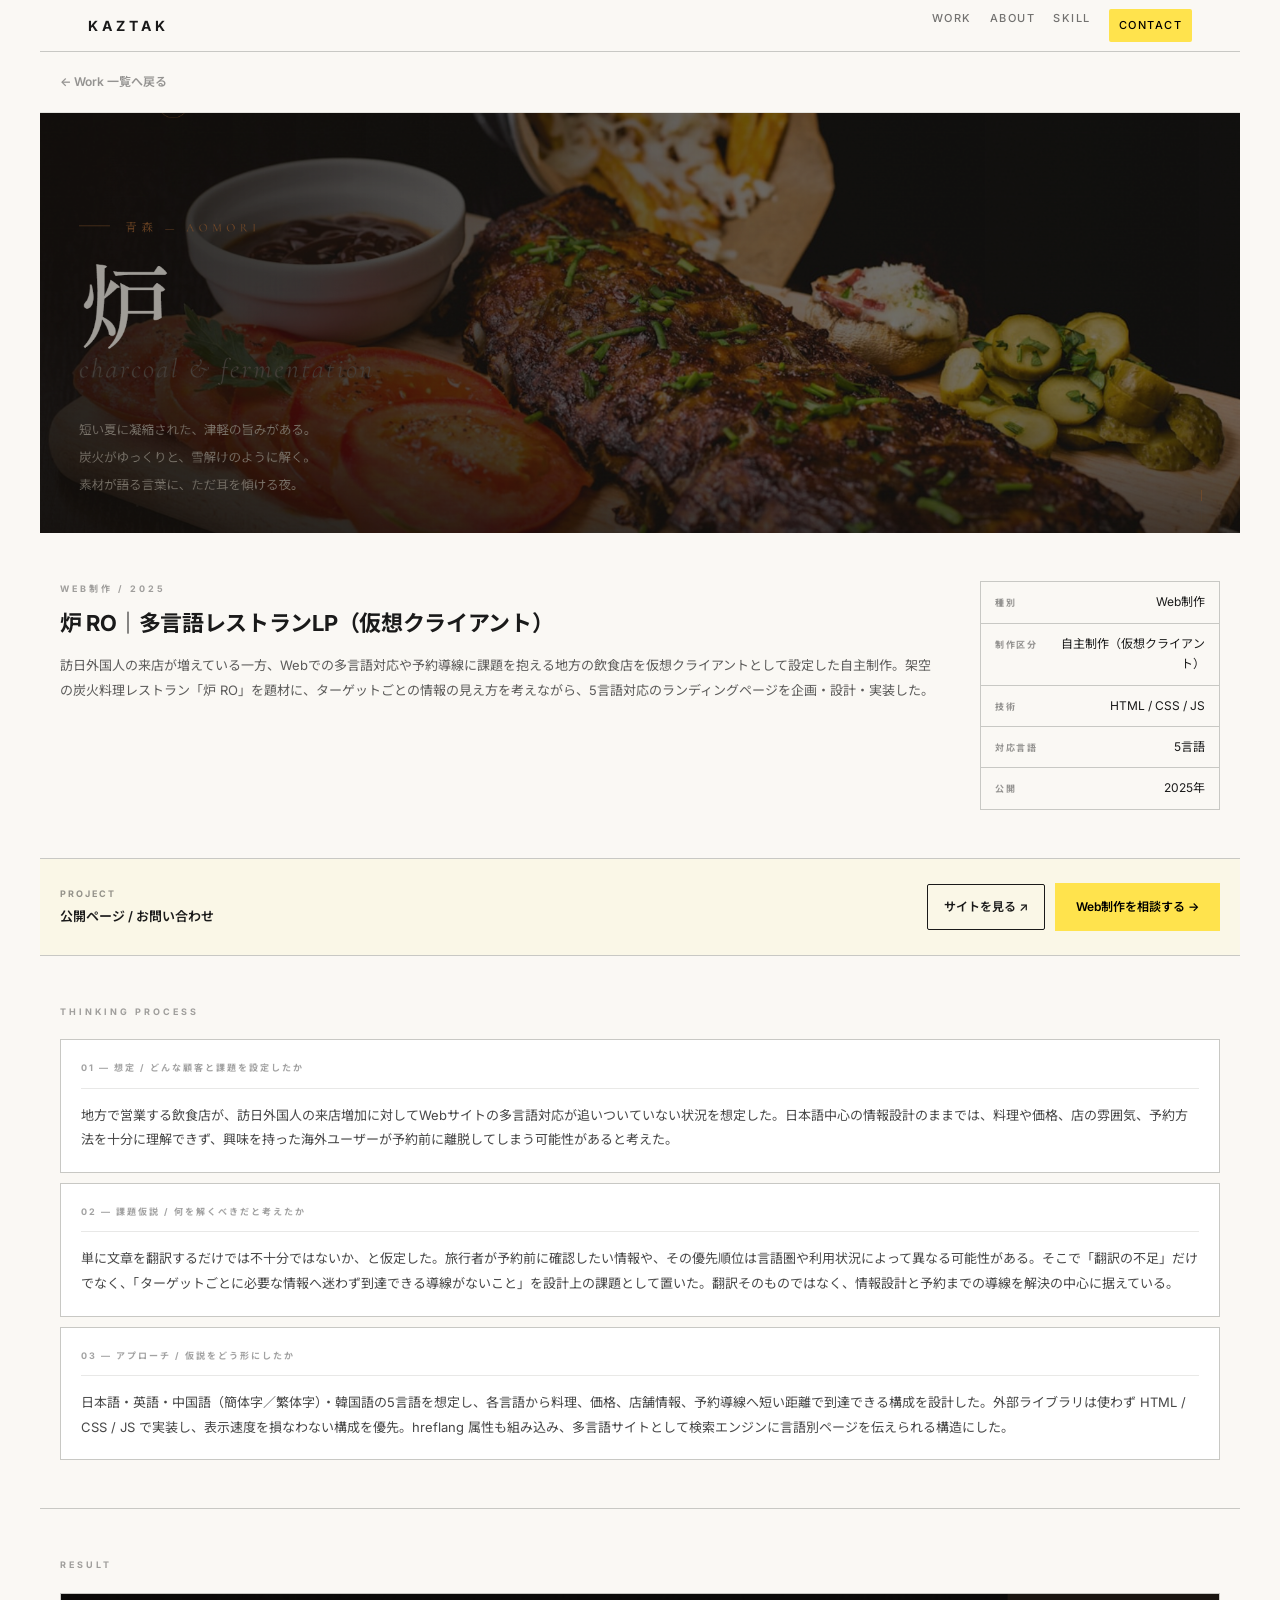
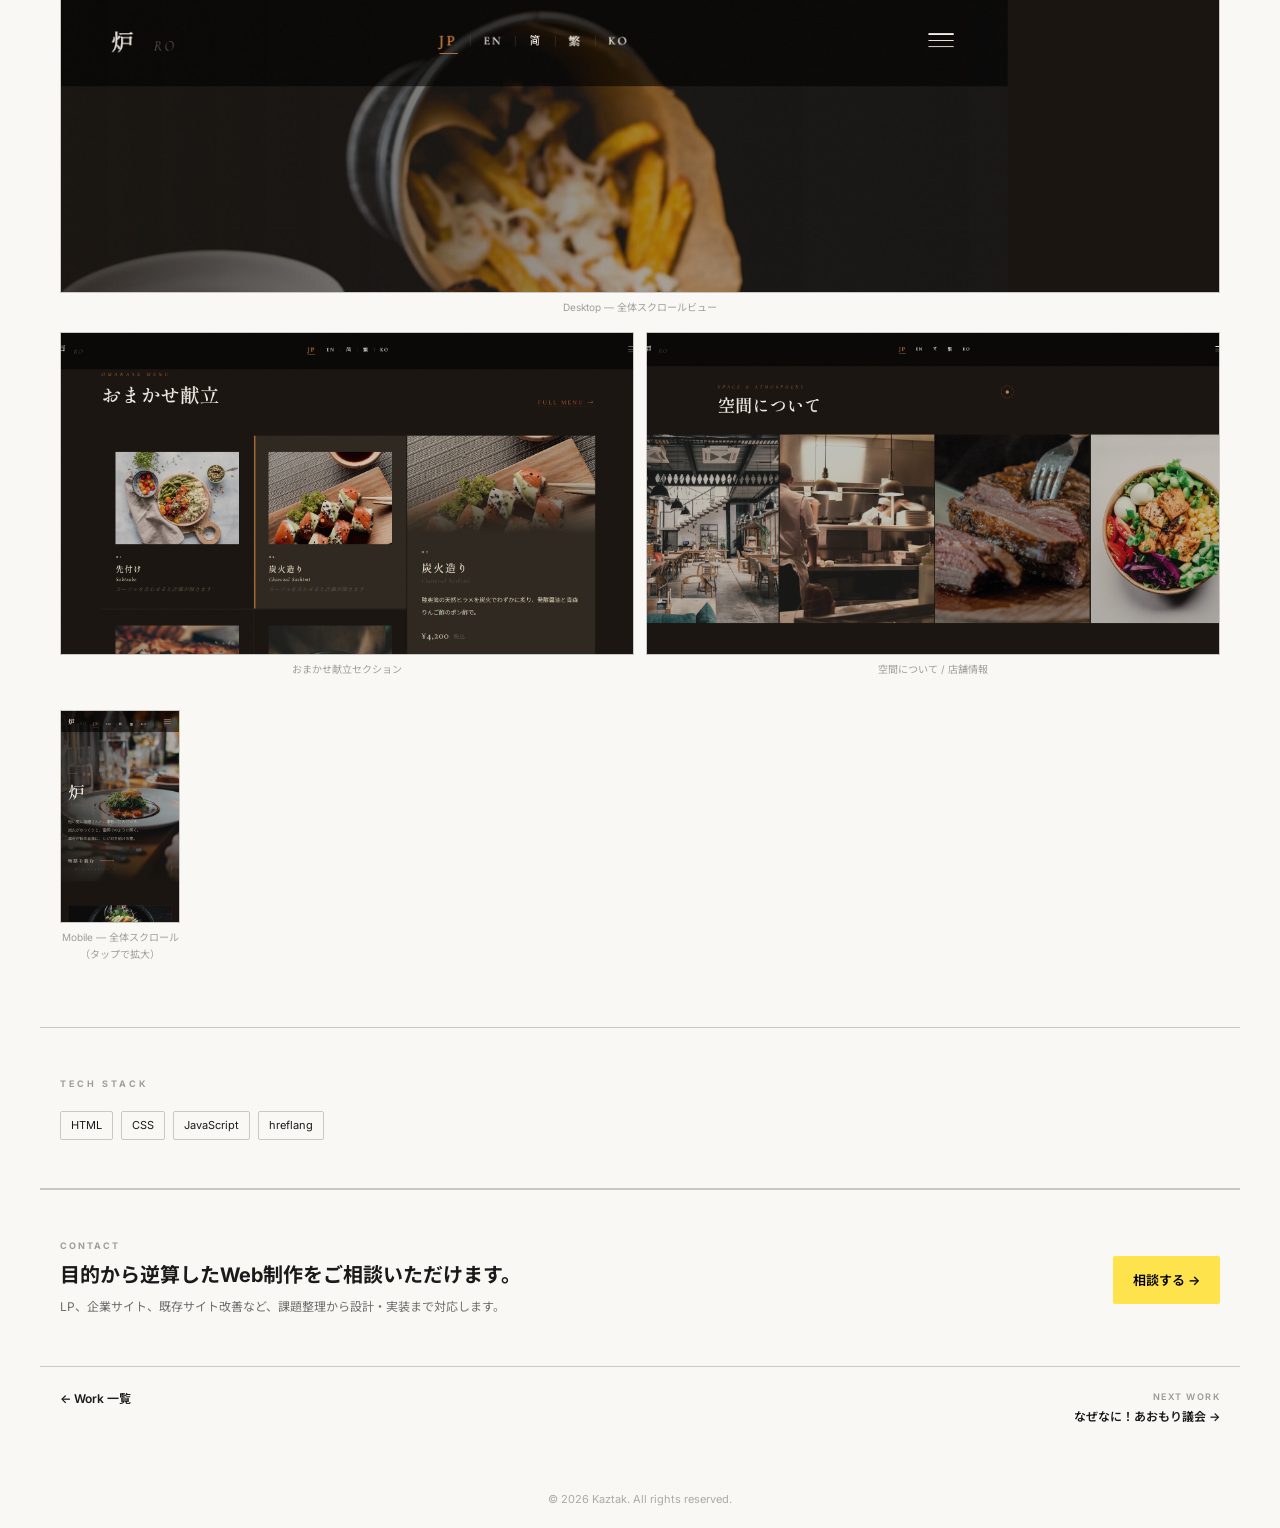
<file: work/ro.html>
<!DOCTYPE html>
<html lang="ja">
<head>
  <meta charset="UTF-8">
  <meta name="viewport" content="width=device-width, initial-scale=1.0">
  <title>炉 RO｜多言語レストランLP（仮想クライアント） | KTAKA</title>
  <meta name="description" content="架空の炭火料理レストランを想定し、訪日客対応の課題仮説から設計した5言語対応LPの自主制作事例。">
  <link rel="preconnect" href="https://fonts.googleapis.com">
  <link rel="preconnect" href="https://fonts.gstatic.com" crossorigin>
  <link href="https://fonts.googleapis.com/css2?family=Inter:wght@400;500;600;700&family=Noto+Sans+JP:wght@400;500;700&display=swap" rel="stylesheet">
  <link rel="stylesheet" href="../css/style.css">
  <link rel="stylesheet" href="../css/portfolio-ux.css">
</head>

<!-- Google tag (gtag.js) -->
<script async src="https://www.googletagmanager.com/gtag/js?id=G-MD04RKFPPN"></script>
<script>
  window.dataLayer = window.dataLayer || [];
  function gtag(){dataLayer.push(arguments);}
  gtag('js', new Date());
  gtag('config', 'G-MD04RKFPPN');
</script>
  
<body>

  <nav class="nav" role="navigation" aria-label="メインナビゲーション">
    <div class="nav-logo"><a href="../index.html">Kaztak</a></div>
    <div class="nav-links">
      <a href="../index.html#work">Work</a>
      <a href="../index.html#about">About</a>
      <a href="../index.html#skill">Skill</a>
      <a href="../index.html#info" class="nav-cta">Contact</a>
    </div>
  </nav>

  <a href="../index.html#work" class="work-back-link">← Work 一覧へ戻る</a>

  <main>
    <div class="ro-hero">
      <img src="../image/roHero.png" alt="炉 RO — 炭火料理のキービジュアル" loading="eager">
      <div class="ro-hero-overlay"></div>
    </div>

    <section class="ro-overview">
      <div class="ro-overview-grid">
        <div>
          <p class="ro-eyebrow">Web制作 / 2025</p>
          <h1 class="ro-title">炉 RO｜多言語レストランLP（仮想クライアント）</h1>
          <p class="ro-desc">訪日外国人の来店が増えている一方、Webでの多言語対応や予約導線に課題を抱える地方の飲食店を仮想クライアントとして設定した自主制作。架空の炭火料理レストラン「炉 RO」を題材に、ターゲットごとの情報の見え方を考えながら、5言語対応のランディングページを企画・設計・実装した。</p>
        </div>
        <div class="ro-meta-table">
          <div class="ro-meta-row"><span class="ro-meta-key">種別</span><span class="ro-meta-val">Web制作</span></div>
          <div class="ro-meta-row"><span class="ro-meta-key">制作区分</span><span class="ro-meta-val">自主制作（仮想クライアント）</span></div>
          <div class="ro-meta-row"><span class="ro-meta-key">技術</span><span class="ro-meta-val">HTML / CSS / JS</span></div>
          <div class="ro-meta-row"><span class="ro-meta-key">対応言語</span><span class="ro-meta-val">5言語</span></div>
          <div class="ro-meta-row"><span class="ro-meta-key">公開</span><span class="ro-meta-val">2025年</span></div>
        </div>
      </div>
    </section>

    <section class="case-actions" aria-label="作品アクション">
      <div>
        <p class="case-actions-label">Project</p>
        <p class="case-actions-text">公開ページ / お問い合わせ</p>
      </div>
      <div class="case-actions-buttons">
        <a href="https://ro-restaurant-lp.vercel.app" target="_blank" rel="noopener" class="work-cta-link">サイトを見る ↗</a>
        <a href="mailto:kaztak251001@gmail.com" class="case-secondary-link">Web制作を相談する →</a>
      </div>
    </section>

    <section class="ro-thinking">
      <p class="ro-section-label">Thinking Process</p>
      <div class="ro-block"><p class="ro-block-label">01 — 想定 / どんな顧客と課題を設定したか</p><p class="ro-block-text">地方で営業する飲食店が、訪日外国人の来店増加に対してWebサイトの多言語対応が追いついていない状況を想定した。日本語中心の情報設計のままでは、料理や価格、店の雰囲気、予約方法を十分に理解できず、興味を持った海外ユーザーが予約前に離脱してしまう可能性があると考えた。</p></div>
      <div class="ro-block"><p class="ro-block-label">02 — 課題仮説 / 何を解くべきだと考えたか</p><p class="ro-block-text">単に文章を翻訳するだけでは不十分ではないか、と仮定した。旅行者が予約前に確認したい情報や、その優先順位は言語圏や利用状況によって異なる可能性がある。そこで「翻訳の不足」だけでなく、「ターゲットごとに必要な情報へ迷わず到達できる導線がないこと」を設計上の課題として置いた。翻訳そのものではなく、情報設計と予約までの導線を解決の中心に据えている。</p></div>
      <div class="ro-block"><p class="ro-block-label">03 — アプローチ / 仮説をどう形にしたか</p><p class="ro-block-text">日本語・英語・中国語（簡体字／繁体字）・韓国語の5言語を想定し、各言語から料理、価格、店舗情報、予約導線へ短い距離で到達できる構成を設計した。外部ライブラリは使わず HTML / CSS / JS で実装し、表示速度を損なわない構成を優先。hreflang 属性も組み込み、多言語サイトとして検索エンジンに言語別ページを伝えられる構造にした。</p></div>
    </section>

    <section class="ro-visuals">
      <p class="ro-section-label">Result</p>
      <div class="ro-visuals-single">
        <img class="ro-visuals-img" src="../image/ro-restaurant-lp.vercel.app_ (1).png" alt="炉ROサイト — PCデスクトップ全体ビュー" loading="lazy">
        <p class="ro-visuals-caption">Desktop — 全体スクロールビュー</p>
      </div>
      <div class="ro-visuals-grid-2">
        <div><img class="ro-visuals-img" src="../image/roMenu.png" alt="おまかせ献立セクション" loading="lazy"><p class="ro-visuals-caption">おまかせ献立セクション</p></div>
        <div><img class="ro-visuals-img" src="../image/roAtmosphere.png" alt="空間について / 店舗情報" loading="lazy"><p class="ro-visuals-caption">空間について / 店舗情報</p></div>
      </div>
      <div class="ro-visuals-sp-wrap">
        <img class="ro-visuals-sp-img ro-lightbox-trigger" src="../image/ro-restaurant-lp.vercel.app_.png" alt="Mobile — 全体スクロール" loading="lazy" title="クリックで拡大">
        <p class="ro-visuals-caption">Mobile — 全体スクロール<br>（タップで拡大）</p>
      </div>
      <div class="ro-lightbox" id="roLightbox">
        <div class="ro-lightbox-backdrop"></div>
        <div class="ro-lightbox-inner"><img src="../image/ro-restaurant-lp.vercel.app_.png" alt="Mobile全体スクロール 拡大"><button class="ro-lightbox-close" aria-label="閉じる">✕</button></div>
      </div>
    </section>

    <section class="ro-tools">
      <p class="ro-section-label">Tech Stack</p>
      <div class="ro-chip-row"><span class="work-tool-chip">HTML</span><span class="work-tool-chip">CSS</span><span class="work-tool-chip">JavaScript</span><span class="work-tool-chip">hreflang</span></div>
    </section>

    <section class="case-final-cta">
      <div>
        <p class="case-final-kicker">Contact</p>
        <h2 class="case-final-title">目的から逆算したWeb制作をご相談いただけます。</h2>
        <p class="case-final-text">LP、企業サイト、既存サイト改善など、課題整理から設計・実装まで対応します。</p>
      </div>
      <a href="mailto:kaztak251001@gmail.com" class="work-cta-link">相談する →</a>
    </section>

    <nav class="case-pagination" aria-label="作品間ナビゲーション">
      <a href="../index.html#work">← Work 一覧</a>
      <a href="aomori-gikai.html" class="case-next-link"><span>Next Work</span>なぜなに！あおもり議会 →</a>
    </nav>
  </main>

  <footer class="footer"><p>© 2026 Kaztak. All rights reserved.</p></footer>

  <script>
    const trigger = document.querySelector('.ro-lightbox-trigger');
    const lightbox = document.getElementById('roLightbox');
    const backdrop = lightbox.querySelector('.ro-lightbox-backdrop');
    const closeBtn = lightbox.querySelector('.ro-lightbox-close');
    trigger.addEventListener('click', () => lightbox.classList.add('active'));
    backdrop.addEventListener('click', () => lightbox.classList.remove('active'));
    closeBtn.addEventListener('click', () => lightbox.classList.remove('active'));
    document.addEventListener('keydown', e => { if (e.key === 'Escape') lightbox.classList.remove('active'); });
  </script>
</body>
</html>
</file>
<file: css/style.css>
/* ==========================================
   CSS Custom Properties
   ========================================== */
:root {
  --bg: #FAF8F4;
  --text: #1A1A1A;
  --accent: #FFE34D;
  --accent-text: #000000;
  --hover: #3D63CC;
  --border: #C8C8C4;
  --nav-h: 52px;
  --label-w: 120px;
  --pad: 20px;
}

/* ==========================================
   Reset & Base
   ========================================== */
*, *::before, *::after {
  box-sizing: border-box;
  margin: 0;
  padding: 0;
}

html {
  scroll-behavior: smooth;
  background: var(--bg);
}

body {
  background: var(--bg);
  color: var(--text);
  font-family: 'Inter', 'Noto Sans JP', sans-serif;
  font-size: 14px;
  line-height: 1.7;
  min-height: 100vh;
  max-width: 1200px;
  margin: 0 auto;
}

a {
  color: inherit;
  text-decoration: none;
}

img {
  max-width: 100%;
  display: block;
}

/* ==========================================
   Navigation
   ========================================== */
.nav {
  position: sticky;
  top: 0;
  z-index: 100;
  background: var(--bg);
  height: var(--nav-h);
  display: flex;
  align-items: center;
  justify-content: space-between;
  padding: 0 var(--pad);
  border-bottom: 1px solid var(--border);
}

.nav-logo {
  font-weight: 700;
  font-size: 14px;
  letter-spacing: 4px;
  text-transform: uppercase;
}

.nav-logo a {
  color: inherit;
}

.nav-links {
  display: flex;
  gap: 18px;
}

.nav-links a {
  font-size: 11px;
  font-weight: 500;
  letter-spacing: 1.5px;
  text-transform: uppercase;
  transition: color 0.2s;
  opacity: 0.6;
}

.nav-links a:hover {
  color: var(--text);
  opacity: 1;
}

/* ==========================================
   First View
   ========================================== */
.fv {
  padding: 72px var(--pad) 120px;
  position: relative;
}

.fv-eyebrow {
  font-size: 10px;
  letter-spacing: 0.15em;
  text-transform: uppercase;
  opacity: 0.4;
  margin-bottom: 20px;
}

.fv-headline {
  font-size: clamp(28px, 8vw, 64px);
  font-weight: 700;
  line-height: 1.2;
  letter-spacing: -0.02em;
  margin-bottom: 20px;
}

.fv-sub {
  font-size: 13px;
  line-height: 1.8;
  opacity: 0.65;
  margin-bottom: 32px;
}

.fv-cta {
  display: inline-flex;
  align-items: center;
  gap: 8px;
  font-size: 14px;
  font-weight: 700;
  letter-spacing: 0.08em;
  text-transform: uppercase;
  color: var(--accent-text);
  background: var(--accent);
  border: none;
  padding: 14px 32px;
  border-radius: 4px;
  transition: opacity 0.2s;
  cursor: pointer;
}

.fv-cta:hover {
  opacity: 0.8;
}

.fv-eyebrow,
.fv-headline,
.fv-sub,
.fv-cta {
  opacity: 0;
}

/* ==========================================
   Section Layout (2-column: label + content)
   ========================================== */
.section {
  overflow: visible;
  scroll-margin-top: var(--nav-h);
  margin-bottom: 10rem;
}

.section:last-of-type {
  margin-bottom: 0;
}

.section-wrapper {
  display: flex;
  align-items: flex-start;
  overflow: visible;
}

.section-label {
  width: var(--label-w);
  flex-shrink: 0;
  position: sticky;
  top: var(--nav-h);
  height: fit-content;
  padding: 32px 0 32px 16px;
  display: flex;
  flex-direction: column;
  align-items: flex-start;
  overflow: visible;
  background: var(--bg);
  z-index: 10;
}

.section-label-en {
  font-size: 32px;
  font-weight: 700;
  letter-spacing: 0.05em;
  text-transform: uppercase;
  color: var(--text);
  display: block;
  position: relative;
  overflow: hidden;
  padding: 2px 4px;
  white-space: nowrap;
}

.section-label-en::before {
  content: '';
  position: absolute;
  top: 0; left: 0;
  width: 0; height: 100%;
  background: var(--accent);
  transition: width 0.3s ease;
  z-index: -1;
}

.section-label:hover .section-label-en::before,
.section-label.active .section-label-en::before {
  width: 100%;
}

.section-label-ja {
  display: none;
}

.section-content {
  flex: 1;
  padding: 32px var(--pad);
  min-width: 0;
  overflow: visible;
}

/* ==========================================
   Tag Filter
   ========================================== */
.tag-filter {
  display: flex;
  flex-wrap: wrap;
  gap: 6px;
  margin-bottom: 28px;
}

.tag-btn {
  padding: 5px 11px;
  border: 1px solid var(--border);
  background: transparent;
  color: var(--text);
  font-size: 11px;
  font-family: inherit;
  cursor: pointer;
  border-radius: 2px;
  transition: all 0.15s;
  letter-spacing: 0.3px;
}

.tag-btn.active,
.tag-btn:hover {
  background: var(--accent);
  color: var(--accent-text);
  border-color: var(--accent);
}

/* ==========================================
   Work Category
   ========================================== */
.work-category {
  margin-bottom: 36px;
}

.work-category:last-child {
  margin-bottom: 0;
}

.category-label {
  display: flex;
  align-items: center;
  gap: 10px;
  margin-bottom: 14px;
  font-size: 9px;
  font-weight: 700;
  letter-spacing: 2px;
  text-transform: uppercase;
  opacity: 0.5;
}

.category-label::after {
  content: '';
  flex: 1;
  height: 1px;
  background: var(--border);
}

/* ==========================================
   Work Card
   ========================================== */
.work-card {
  border: 1px solid var(--border);
  margin-bottom: 0;  /* 14px → 0 */
  background: #fff;
  transition: border-color 0.2s;
  position: relative;
  overflow: hidden;
  display: flex;
  flex-direction: column;
  height: 100%;  /* 追加 */
}

.work-card:last-child {
  margin-bottom: 0;
}

.work-card:hover {
  border-color: var(--hover);
}

.work-card.hidden {
  display: none;
}

/* Thumbnail placeholder (X pattern) */
.card-thumbnail {
  width: 100%;
  height: 200px;
  background: #ECEAE4;
  position: relative;
  overflow: hidden;
  flex-shrink: 0;
  border-bottom: 1px solid var(--border); 
}

.card-thumbnail img {
  position: absolute;
  top: 0;
  left: 0;
  width: 100%;
  height: 100%;
  object-fit: cover;
  object-position: center top;
  display: block;
}

.card-thumbnail.placeholder::before,
.card-thumbnail.placeholder::after {
  content: '';
  position: absolute;
  inset: 0;
}

.card-thumbnail.placeholder::before {
  background: linear-gradient(
    to bottom right,
    transparent calc(50% - 0.5px),
    var(--border) calc(50% - 0.5px),
    var(--border) calc(50% + 0.5px),
    transparent calc(50% + 0.5px)
  );
}

.card-thumbnail.placeholder::after {
  background: linear-gradient(
    to bottom left,
    transparent calc(50% - 0.5px),
    var(--border) calc(50% - 0.5px),
    var(--border) calc(50% + 0.5px),
    transparent calc(50% + 0.5px)
  );
}

/* Card Body */
.card-body {
  padding: 14px 16px 16px;
  display: flex;
  flex-direction: column;
}

.card-title-row {
  display: flex;
  align-items: flex-start;
  justify-content: space-between;
  gap: 8px;
  margin-bottom: 10px;
}

.card-title {
  font-size: 13px;
  font-weight: 600;
  line-height: 1.4;
  flex: 1;
}

.card-ext-link {
  font-size: 15px;
  opacity: 0.4;
  flex-shrink: 0;
  margin-top: 1px;
  transition: all 0.2s;
}

.card-ext-link:hover {
  color: var(--hover);
  opacity: 1;
}

.card-challenge {
  font-size: 12px;
  border-left: 2px solid var(--accent);
  padding-left: 10px;
  margin-bottom: 10px;
  line-height: 1.6;
  font-style: italic;
  display: -webkit-box;
  -webkit-line-clamp: 2;
  -webkit-box-orient: vertical;
  overflow: hidden;
}

.card-desc {
  font-size: 12px;
  opacity: 0.65;
  margin-bottom: 12px;
  line-height: 1.7;
  display: -webkit-box;
  -webkit-line-clamp: 2;
  -webkit-box-orient: vertical;
  overflow: hidden;
  flex: 1;
}

.card-tags {
  display: flex;
  flex-wrap: wrap;
  gap: 5px;
}

.tag-chip {
  font-size: 10px;
  padding: 3px 8px;
  border: 1px solid var(--border);
  border-radius: 2px;
  cursor: pointer;
  transition: all 0.15s;
  background: transparent;
  font-family: inherit;
}

.tag-chip:hover {
  background: var(--accent);
  border-color: var(--accent);
  color: var(--accent-text);
}

@media (max-width: 768px) {
  .work-card-overlay {
    display: none;
  }
}

/* Coming Soon card */
.work-card.coming-soon {
  background: transparent;
  border-style: dashed;
}

.work-card.coming-soon .card-body {
  padding: 30px 16px;
  display: flex;
  justify-content: center;
  align-items: center;
}

.coming-soon-text {
  font-size: 11px;
  letter-spacing: 4px;
  text-transform: uppercase;
  opacity: 0.3;
}

/* ==========================================
   About Section (index page)
   ========================================== */
.about-catch {
  font-size: 30px;
  font-weight: 700;
  line-height: 1.3;
  margin-bottom: 16px;
  letter-spacing: -0.5px;
}

.about-sub {
  font-size: 13px;
  line-height: 1.9;
  opacity: 0.65;
  margin-bottom: 24px;
}

.more-link {
  display: inline-flex;
  align-items: center;
  gap: 6px;
  font-size: 12px;
  font-weight: 600;
  letter-spacing: 0.5px;
  border-bottom: 1px solid currentColor;
  padding-bottom: 2px;
  transition: color 0.2s;
}

.more-link:hover {
  color: var(--hover);
}

/* ==========================================
   Skill Section
   ========================================== */
.skill-grid {
  display: flex;
  flex-direction: column;
  gap: 16px;
}

.skill-box {
  border: 1px solid var(--border);
  padding: 14px 16px;
}

.skill-name {
  font-size: 13px;
  font-weight: 700;
  margin-bottom: 12px;
  padding-bottom: 10px;
  border-bottom: 1px solid var(--border);
}

.skill-cols {
  display: grid;
  grid-template-columns: 1fr 1fr;
  gap: 12px;
}

.skill-col-label {
  display: block;
  font-size: 9px;
  font-weight: 700;
  letter-spacing: 2px;
  text-transform: uppercase;
  opacity: 0.45;
  margin-bottom: 5px;
}

.skill-col-val {
  font-size: 11px;
  line-height: 1.6;
}

/* ==========================================
   Info Section
   ========================================== */
.info-list {
  margin-bottom: 24px;
}

.info-row {
  display: flex;
  gap: 16px;
  padding: 13px 0;
  border-bottom: 1px solid var(--border);
  align-items: baseline;
}

.info-row:first-child {
  border-top: 1px solid var(--border);
}

.info-dt {
  font-size: 9px;
  font-weight: 700;
  letter-spacing: 2px;
  text-transform: uppercase;
  opacity: 0.45;
  min-width: 68px;
  flex-shrink: 0;
}

.info-dd {
  font-size: 13px;
  line-height: 1.6;
}

.cta-btn {
  display: block;
  width: 100%;
  padding: 15px 16px;
  background: transparent;
  color: var(--text);
  text-align: center;
  font-size: 13px;
  font-weight: 700;
  letter-spacing: 0.3px;
  border: 1px solid var(--text);
  cursor: pointer;
  font-family: inherit;
  position: relative;
  overflow: hidden;
  z-index: 1;
  transition: color 0.3s;
}

.cta-btn::before {
  content: '';
  position: absolute;
  top: 0; left: 0;
  width: 0; height: 100%;
  background: var(--accent);
  transition: width 0.3s ease;
  z-index: -1;
}

.cta-btn:hover::before {
  width: 100%;
}

/* ==========================================
   Footer
   ========================================== */
.footer {
  padding: 20px;
  text-align: center;
  font-size: 11px;
  opacity: 0.35;
}

/* ==========================================
   About Page (blue / serious theme)
   ========================================== */
.page-about {
  --bg: #0C1A2E;
  --text: #DDE8FF;
  --accent: #3D63CC;
  --accent-text: #ffffff;
  --hover: #7FA4FF;
  --border: rgba(255, 255, 255, 0.1);
  background: var(--bg);
  color: var(--text);
}

.page-about .nav {
  background: #081222;
  border-bottom-color: var(--border);
}

.page-about .tag-chip,
.page-about .skill-box,
.page-about .work-card {
  background: rgba(255, 255, 255, 0.04);
}

/* About page hero */
.about-hero {
  padding: 40px var(--pad) 32px;
  border-bottom: 1px solid var(--border);
}

.about-hero-label {
  font-size: 9px;
  font-weight: 700;
  letter-spacing: 4px;
  text-transform: uppercase;
  opacity: 0.4;
  margin-bottom: 16px;
}

.about-hero-title {
  font-size: 26px;
  font-weight: 700;
  line-height: 1.3;
  margin-bottom: 14px;
  letter-spacing: -0.5px;
}

.about-hero-sub {
  font-size: 13px;
  opacity: 0.55;
  line-height: 1.8;
}

/* About page sections */
.about-section {
  padding: 32px var(--pad);
  border-bottom: 1px solid var(--border);
}

.about-section-label {
  font-size: 9px;
  font-weight: 700;
  letter-spacing: 4px;
  text-transform: uppercase;
  opacity: 0.4;
  margin-bottom: 20px;
}

/* Career timeline */
.career-list {
  list-style: none;
  display: flex;
  flex-direction: column;
  gap: 0;
}

.career-item {
  display: flex;
  gap: 16px;
  padding: 16px 0;
  border-bottom: 1px solid var(--border);
}

.career-item:first-child {
  padding-top: 0;
}

.career-item:last-child {
  border-bottom: none;
  padding-bottom: 0;
}

.career-year {
  font-size: 11px;
  font-weight: 600;
  opacity: 0.4;
  min-width: 48px;
  flex-shrink: 0;
  padding-top: 2px;
  letter-spacing: 0.5px;
}

.career-text {
  font-size: 13px;
  line-height: 1.7;
}

.career-text strong {
  display: block;
  font-size: 13px;
  font-weight: 600;
  margin-bottom: 3px;
}

.career-text span {
  font-size: 12px;
  opacity: 0.55;
}

/* Thought flow diagram */
.flow-diagram {
  display: flex;
  flex-direction: column;
  gap: 0;
  margin-bottom: 24px;
}

.flow-step {
  display: flex;
  align-items: flex-start;
  gap: 16px;
  padding: 18px 0;
  border-bottom: 1px solid var(--border);
}

.flow-step:first-child {
  padding-top: 0;
}

.flow-step:last-child {
  border-bottom: none;
  padding-bottom: 0;
}

.flow-num {
  width: 28px;
  height: 28px;
  border: 1px solid var(--accent);
  border-radius: 50%;
  display: flex;
  align-items: center;
  justify-content: center;
  font-size: 11px;
  font-weight: 700;
  color: var(--accent);
  flex-shrink: 0;
}

.flow-body {
  flex: 1;
}

.flow-title {
  font-size: 13px;
  font-weight: 600;
  margin-bottom: 4px;
}

.flow-desc {
  font-size: 12px;
  opacity: 0.55;
  line-height: 1.7;
}

.flow-arrow {
  text-align: center;
  opacity: 0.2;
  font-size: 14px;
  margin: 2px 0;
}

.about-back-link {
  display: inline-flex;
  align-items: center;
  gap: 6px;
  font-size: 12px;
  font-weight: 600;
  opacity: 0.5;
  transition: opacity 0.2s;
  padding: 24px var(--pad);
  display: flex;
}

.about-back-link:hover {
  opacity: 1;
  color: var(--hover);
}

/* ==========================================
   Work Detail Page
   ========================================== */
.work-detail-hero {
  width: 100%;
  aspect-ratio: 16 / 9;
  background: #ECEAE4;
  position: relative;
  overflow: hidden;
}

.work-detail-hero.placeholder::before,
.work-detail-hero.placeholder::after {
  content: '';
  position: absolute;
  inset: 0;
}

.work-detail-hero.placeholder::before {
  background: linear-gradient(
    to bottom right,
    transparent calc(50% - 0.5px),
    var(--border) calc(50% - 0.5px),
    var(--border) calc(50% + 0.5px),
    transparent calc(50% + 0.5px)
  );
}

.work-detail-hero.placeholder::after {
  background: linear-gradient(
    to bottom left,
    transparent calc(50% - 0.5px),
    var(--border) calc(50% - 0.5px),
    var(--border) calc(50% + 0.5px),
    transparent calc(50% + 0.5px)
  );
}

.work-detail-hero img {
  width: 100%;
  height: 100%;
  object-fit: cover;
}

.work-detail-body {
  padding: 28px var(--pad);
}

.work-detail-tags {
  display: flex;
  flex-wrap: wrap;
  gap: 5px;
  margin-bottom: 14px;
}

.work-detail-title {
  font-size: 20px;
  font-weight: 700;
  line-height: 1.3;
  margin-bottom: 28px;
}

.work-detail-section {
  margin-bottom: 28px;
}

.work-detail-label {
  font-size: 9px;
  font-weight: 700;
  letter-spacing: 3px;
  text-transform: uppercase;
  opacity: 0.4;
  margin-bottom: 10px;
}

.work-detail-text {
  font-size: 13px;
  line-height: 1.85;
  opacity: 0.85;
}

.work-detail-divider {
  height: 1px;
  background: var(--border);
  margin: 28px 0;
}

.work-tool-list {
  display: flex;
  flex-wrap: wrap;
  gap: 6px;
}

.work-tool-chip {
  font-size: 11px;
  padding: 4px 10px;
  border: 1px solid var(--border);
  border-radius: 2px;
}

.work-cta-link {
  display: inline-flex;
  align-items: center;
  gap: 8px;
  font-size: 13px;
  font-weight: 600;
  padding: 13px 20px;
  background: var(--accent);
  color: var(--accent-text);
  border-radius: 2px;
  transition: all 0.2s;
  margin-top: 4px;
}

.work-cta-link:hover {
  background: var(--hover);
  color: #fff;
}

.work-back-link {
  display: inline-flex;
  align-items: center;
  gap: 6px;
  font-size: 12px;
  font-weight: 600;
  padding: var(--pad);
  opacity: 0.45;
  border-bottom: 1px solid var(--border);
  width: 100%;
  transition: opacity 0.2s;
}

.work-back-link:hover {
  opacity: 1;
  color: var(--hover);
}

/* ==========================================
   About Name (index page v2)
   ========================================== */
.about-name {
  font-size: 13px;
  font-weight: 700;
  letter-spacing: 0.15em;
  text-transform: uppercase;
  margin-bottom: 12px;
}

/* ==========================================
   Skill Summary
   ========================================== */
.skill-summary {
  font-size: 12px;
  line-height: 1.6;
  opacity: 0.75;
  margin-bottom: 14px;
}

/* ==========================================
   Info Links (v2)
   ========================================== */
.info-links {
  list-style: none;
  margin-bottom: 32px;
}

.info-link-row {
  display: flex;
  justify-content: space-between;
  align-items: center;
  padding: 16px 0;
  border-bottom: 1px solid var(--border);
  font-size: 14px;
  font-weight: 600;
  transition: color 0.2s;
}

.info-links li:first-child .info-link-row {
  border-top: 1px solid var(--border);
}

.info-link-row:hover {
  color: var(--hover);
}

.info-link-arrow {
  font-size: 16px;
  opacity: 0.4;
}

/* ==========================================
   Work Cards Grid Wrapper
   ========================================== */
.work-cards {
  display: flex;
  flex-direction: column;
  gap: 16px;
}

/* ==========================================
   And More Link
   ========================================== */
.and-more-link {
  display: inline-flex;
  align-items: center;
  font-size: 12px;
  letter-spacing: 0.05em;
  opacity: 0.5;
  margin-top: 12px;
  transition: opacity 0.2s, color 0.2s;
}

.and-more-link:hover {
  opacity: 1;
  color: var(--hover);
}

/* ==========================================
   FV Bird Background
   ========================================== */
.fv-bird-bg {
  display: block;
  width: 100%;
  mix-blend-mode: multiply;
  opacity: 0.55;
  margin-top: -6rem;
  pointer-events: none;
  margin-bottom: 40px;
}

.fv-eyebrow,
.fv-headline,
.fv-sub,
.fv-cta {
  opacity: 0;
}/* ==========================================
   About Icon (index page)
   ========================================== */
.about-name-row {
  display: flex;
  align-items: center;
  gap: 16px;
  margin-bottom: 12px;
}

.about-name-row .about-name {
  margin-bottom: 0;
}

.about-icon {
  width: 64px;
  height: 64px;
  border-radius: 50%;
  object-fit: cover;
  object-position: center 30%;
  flex-shrink: 0;
}

/* ==========================================
   RO Detail Page
   ========================================== */

/* Hero */
.ro-hero {
  width: 100%;
  height: 420px;
  position: relative;
  overflow: hidden;
}

.ro-hero img {
  width: 100%;
  height: 100%;
  object-fit: cover;
  object-position: center;
}

.ro-hero-overlay {
  position: absolute;
  inset: 0;
  background: rgba(0, 0, 0, 0.35);
}

/* Overview */
.ro-overview {
  padding: 48px var(--pad);
  border-bottom: 1px solid var(--border);
}

.ro-overview-grid {
  display: grid;
  grid-template-columns: 1fr 240px;
  gap: 40px;
  align-items: start;
}

.ro-eyebrow {
  font-size: 9px;
  font-weight: 700;
  letter-spacing: 3px;
  text-transform: uppercase;
  opacity: 0.4;
  margin-bottom: 12px;
}

.ro-title {
  font-size: 22px;
  font-weight: 700;
  line-height: 1.3;
  letter-spacing: -0.3px;
  margin-bottom: 16px;
}

.ro-desc {
  font-size: 13px;
  line-height: 1.9;
  opacity: 0.7;
}

.ro-meta-table {
  border: 1px solid var(--border);
}

.ro-meta-row {
  display: flex;
  justify-content: space-between;
  align-items: baseline;
  gap: 12px;
  padding: 10px 14px;
  border-bottom: 1px solid var(--border);
}

.ro-meta-row:last-child {
  border-bottom: none;
}

.ro-meta-key {
  font-size: 9px;
  font-weight: 700;
  letter-spacing: 1.5px;
  text-transform: uppercase;
  opacity: 0.45;
  flex-shrink: 0;
}

.ro-meta-val {
  font-size: 12px;
  text-align: right;
}

.ro-meta-val a {
  color: var(--hover);
  transition: opacity 0.2s;
}

.ro-meta-val a:hover {
  opacity: 0.7;
}

/* Thinking */
.ro-thinking {
  padding: 48px var(--pad);
  border-bottom: 1px solid var(--border);
}

.ro-section-label {
  font-size: 9px;
  font-weight: 700;
  letter-spacing: 3px;
  text-transform: uppercase;
  opacity: 0.4;
  margin-bottom: 20px;
}

.ro-block {
  border: 1px solid var(--border);
  padding: 20px;
  margin-bottom: 10px;
  background: #fff;
}

.ro-block:last-child {
  margin-bottom: 0;
}

.ro-block-label {
  font-size: 9px;
  font-weight: 700;
  letter-spacing: 2px;
  text-transform: uppercase;
  opacity: 0.4;
  padding-bottom: 12px;
  margin-bottom: 14px;
  border-bottom: 1px solid var(--border);
}

.ro-block-text {
  font-size: 13px;
  line-height: 1.9;
  opacity: 0.8;
}

/* Visuals */
.ro-visuals {
  padding: 48px var(--pad);
  border-bottom: 1px solid var(--border);
}

.ro-visuals-single {
  margin-bottom: 16px;
}

.ro-visuals-single .ro-visuals-img {
  aspect-ratio: unset;
  max-height: 300px;
  width: 100%;
  object-fit: cover;
  object-position: top;
  display: block;
}

.ro-visuals-img {
  width: 100%;
  display: block;
  border: 1px solid var(--border);
}

.ro-visuals-caption {
  font-size: 10px;
  opacity: 0.4;
  text-align: center;
  margin-top: 6px;
  margin-bottom: 16px;
}

.ro-visuals-grid-2 {
  display: grid;
  grid-template-columns: 1fr 1fr;
  gap: 12px;
  margin-bottom: 16px;
}

.ro-visuals-grid-2 .ro-visuals-img {
  aspect-ratio: 16 / 9;
  object-fit: cover;
  object-position: top;
}

.ro-visuals-grid-3 {
  display: grid;
  grid-template-columns: 1fr 1fr 1fr;
  gap: 12px;
}

.ro-visuals-sp-img {
  width: 100%;
  aspect-ratio: 9 / 16;
  object-fit: cover;
  object-position: top;
  display: block;
  border: 1px solid var(--border);
}

.ro-visuals-sp-wrap {
  display: inline-block;
  width: 120px;
}

.ro-visuals-sp-wrap .ro-visuals-caption {
  text-align: center;
  width: 100%;
}

/* Tools */
.ro-tools {
  padding: 48px var(--pad);
  border-bottom: 1px solid var(--border);
}

.ro-chip-row {
  display: flex;
  flex-wrap: wrap;
  gap: 8px;
  margin-top: 12px;
}

/* CTA */
.ro-cta {
  padding: 48px var(--pad);
  display: flex;
  align-items: center;
  gap: 24px;
  flex-wrap: wrap;
}

.ro-back-btn {
  font-size: 12px;
  font-weight: 600;
  opacity: 0.45;
  transition: opacity 0.2s;
}

.ro-back-btn:hover {
  opacity: 1;
}

/* ==========================================
   Responsive: Mobile (≤768px)
   ========================================== */
@media (max-width: 768px) {
  .section-wrapper {
    flex-direction: column;
  }

  .section-label {
    width: 100%;
    padding: 20px 20px 12px;
    border-bottom: 1px solid var(--border);
    position: static;
  }

  .skill-cols {
    grid-template-columns: 1fr;
  }

  .footer {
    flex-direction: column;
    gap: 8px;
    text-align: center;
  }

  .ro-hero {
    height: 240px;
  }

  .ro-overview {
    padding: 28px var(--pad);
  }

  .ro-overview-grid {
    grid-template-columns: 1fr;
    gap: 24px;
  }

  .ro-thinking,
  .ro-visuals,
  .ro-tools,
  .ro-cta {
    padding: 28px var(--pad);
  }

  .ro-visuals-grid-2 {
    grid-template-columns: 1fr;
  }

  .ro-visuals-grid-3 {
    grid-template-columns: 1fr 1fr;
  }

  .ro-cta {
    flex-direction: column;
    align-items: flex-start;
    gap: 16px;
  }
}

/* ==========================================
   Responsive: Desktop (≥769px)
   ========================================== */
@media (min-width: 769px) {
  .nav {
    padding: 0 48px;
  }

  .fv {
    padding: 60px 48px 90px;
  }

  .section-label {
    width: 180px;
    padding: 48px 0 48px 40px;
  }

  .section-content {
    padding: 48px 40px;
  }

  .work-cards {
    display: grid;
    grid-template-columns: 1fr 1fr;
    gap: 20px;
  }

  .work-card.coming-soon {
    grid-column: 1 / -1;
  }
}

/* ==========================================
   Lightbox
   ========================================== */
.ro-lightbox-trigger {
  cursor: zoom-in;
}

.ro-lightbox {
  display: none;
  position: fixed;
  inset: 0;
  z-index: 999;
  align-items: center;
  justify-content: center;
}

.ro-lightbox.active {
  display: flex;
}

.ro-lightbox-backdrop {
  position: absolute;
  inset: 0;
  background: rgba(0, 0, 0, 0.88);
}

.ro-lightbox-inner {
  position: relative;
  z-index: 1;
  max-height: 90vh;
  display: flex;
  align-items: center;
}

.ro-lightbox-inner img {
  max-height: 90vh;
  max-width: 90vw;
  width: auto;
  display: block;
  object-fit: contain;
}

.ro-lightbox-close {
  position: absolute;
  top: -36px;
  right: 0;
  background: none;
  border: none;
  color: #fff;
  font-size: 20px;
  cursor: pointer;
  opacity: 0.7;
  transition: opacity 0.2s;
  font-family: inherit;
}

.ro-lightbox-close:hover {
  opacity: 1;
}
</file>
<file: css/portfolio-ux.css>
/* Portfolio UX additions: navigation, conversion paths, confidential client work */

.nav-links .nav-cta {
  opacity: 1;
  background: var(--accent);
  color: var(--accent-text);
  padding: 7px 10px;
  border-radius: 2px;
}

.nav-links .nav-cta:hover {
  background: var(--hover);
  color: #fff;
}

.card-title-note {
  display: inline-block;
  margin-top: 2px;
}

/* Confidential client work */
.confidential-category {
  margin-top: 52px;
}

.confidential-intro {
  font-size: 13px;
  line-height: 1.9;
  opacity: 0.72;
  margin-bottom: 18px;
  max-width: 720px;
}

.confidential-list {
  border-top: 1px solid var(--border);
}

.confidential-item {
  display: grid;
  grid-template-columns: 110px 1fr auto;
  gap: 18px;
  align-items: center;
  padding: 16px 0;
  border-bottom: 1px solid var(--border);
}

.confidential-sector {
  font-size: 10px;
  font-weight: 700;
  letter-spacing: 0.12em;
  text-transform: uppercase;
  opacity: 0.5;
}

.confidential-work-title {
  font-size: 13px;
  font-weight: 600;
}

.confidential-work-scope {
  display: block;
  margin-top: 3px;
  font-size: 11px;
  line-height: 1.65;
  opacity: 0.58;
}

.confidential-status {
  font-size: 10px;
  padding: 4px 8px;
  border: 1px solid var(--border);
  white-space: nowrap;
  opacity: 0.65;
}

.confidential-note {
  margin-top: 14px;
  font-size: 11px;
  line-height: 1.7;
  opacity: 0.48;
}

/* Shared detail-page conversion structure */
.case-actions {
  padding: 24px var(--pad);
  border-bottom: 1px solid var(--border);
  display: flex;
  justify-content: space-between;
  gap: 24px;
  align-items: center;
  background: rgba(255, 227, 77, 0.08);
}

.case-actions-label {
  font-size: 9px;
  font-weight: 700;
  letter-spacing: 2px;
  text-transform: uppercase;
  opacity: 0.45;
  margin-bottom: 5px;
}

.case-actions-text {
  font-size: 13px;
  line-height: 1.65;
  font-weight: 600;
}

.case-actions-buttons {
  display: flex;
  flex-wrap: wrap;
  gap: 10px;
  align-items: center;
  justify-content: flex-end;
  flex-shrink: 0;
}

.case-secondary-link {
  display: inline-flex;
  align-items: center;
  padding: 12px 16px;
  border: 1px solid var(--text);
  font-size: 12px;
  font-weight: 600;
  transition: all 0.2s;
}

.case-secondary-link:hover {
  background: var(--text);
  color: var(--bg);
}

.case-inline-cta {
  margin-top: 24px;
  padding: 18px 20px;
  border: 1px solid var(--border);
  display: flex;
  justify-content: space-between;
  gap: 18px;
  align-items: center;
  background: #fff;
}

.case-inline-cta p {
  font-size: 12px;
  line-height: 1.75;
  opacity: 0.72;
}

.case-inline-cta a {
  flex-shrink: 0;
  font-size: 12px;
  font-weight: 700;
  border-bottom: 1px solid currentColor;
}

.case-inline-cta a:hover {
  color: var(--hover);
}

.case-final-cta {
  padding: 48px var(--pad);
  border-top: 1px solid var(--border);
  border-bottom: 1px solid var(--border);
  display: grid;
  grid-template-columns: 1fr auto;
  gap: 28px;
  align-items: center;
}

.case-final-kicker {
  font-size: 9px;
  font-weight: 700;
  letter-spacing: 2px;
  text-transform: uppercase;
  opacity: 0.4;
  margin-bottom: 8px;
}

.case-final-title {
  font-size: 20px;
  font-weight: 700;
  line-height: 1.45;
  margin-bottom: 6px;
}

.case-final-text {
  font-size: 12px;
  line-height: 1.8;
  opacity: 0.62;
}

.case-pagination {
  padding: 22px var(--pad) 42px;
  display: flex;
  justify-content: space-between;
  align-items: flex-start;
  gap: 20px;
}

.case-pagination a {
  font-size: 12px;
  font-weight: 600;
  transition: color 0.2s;
}

.case-pagination a:hover {
  color: var(--hover);
}

.case-next-link {
  text-align: right;
  max-width: 60%;
}

.case-next-link span {
  display: block;
  margin-bottom: 3px;
  font-size: 9px;
  letter-spacing: 1.5px;
  text-transform: uppercase;
  opacity: 0.42;
}

/* CTA hierarchy: viewing is secondary, contacting is primary. */
.case-actions .work-cta-link {
  margin-top: 0;
  background: transparent;
  color: var(--text);
  border: 1px solid var(--text);
  padding: 12px 16px;
  font-size: 12px;
}

.case-actions .work-cta-link:hover {
  background: var(--text);
  color: var(--bg);
}

.case-actions .case-secondary-link {
  background: var(--accent);
  color: var(--accent-text);
  border-color: var(--accent);
  padding: 13px 20px;
}

.case-actions .case-secondary-link:hover {
  background: var(--hover);
  border-color: var(--hover);
  color: #fff;
}

/* TOP contact: reserve the left half for future portrait line art. */
#info .section-wrapper {
  min-height: 520px;
}

#info .section-content {
  flex: 0 0 50%;
  margin-left: auto;
  min-height: 520px;
  display: flex;
  flex-direction: column;
  justify-content: center;
  padding-top: 64px;
  padding-bottom: 64px;
}

#info .info-links {
  margin-bottom: 36px;
}

#info .info-link-row {
  padding: 30px 0;
  font-size: 15px;
}

#info .cta-btn {
  padding: 18px 16px;
}

@media (max-width: 768px) {
  .nav-links {
    gap: 10px;
  }

  .nav-links a {
    font-size: 9px;
    letter-spacing: 0.8px;
  }

  .nav-links a:nth-child(2),
  .nav-links a:nth-child(3) {
    display: none;
  }

  .nav-links .nav-cta {
    display: inline-flex;
  }

  .confidential-item {
    grid-template-columns: 72px 1fr;
    gap: 12px;
  }

  .confidential-status {
    grid-column: 2;
    justify-self: start;
  }

  .case-actions {
    flex-direction: column;
    align-items: flex-start;
    padding: 20px var(--pad);
  }

  .case-actions-buttons {
    width: 100%;
    justify-content: flex-start;
  }

  .case-inline-cta {
    flex-direction: column;
    align-items: flex-start;
  }

  .case-final-cta {
    grid-template-columns: 1fr;
    padding: 32px var(--pad);
  }

  .case-pagination {
    padding-bottom: 30px;
  }

  #info .section-wrapper {
    min-height: 0;
  }

  #info .section-content {
    flex: 1 1 auto;
    width: 100%;
    margin-left: 0;
    min-height: 0;
    padding-top: 40px;
    padding-bottom: 48px;
  }

  #info .info-link-row {
    padding: 22px 0;
  }
}
</file>
